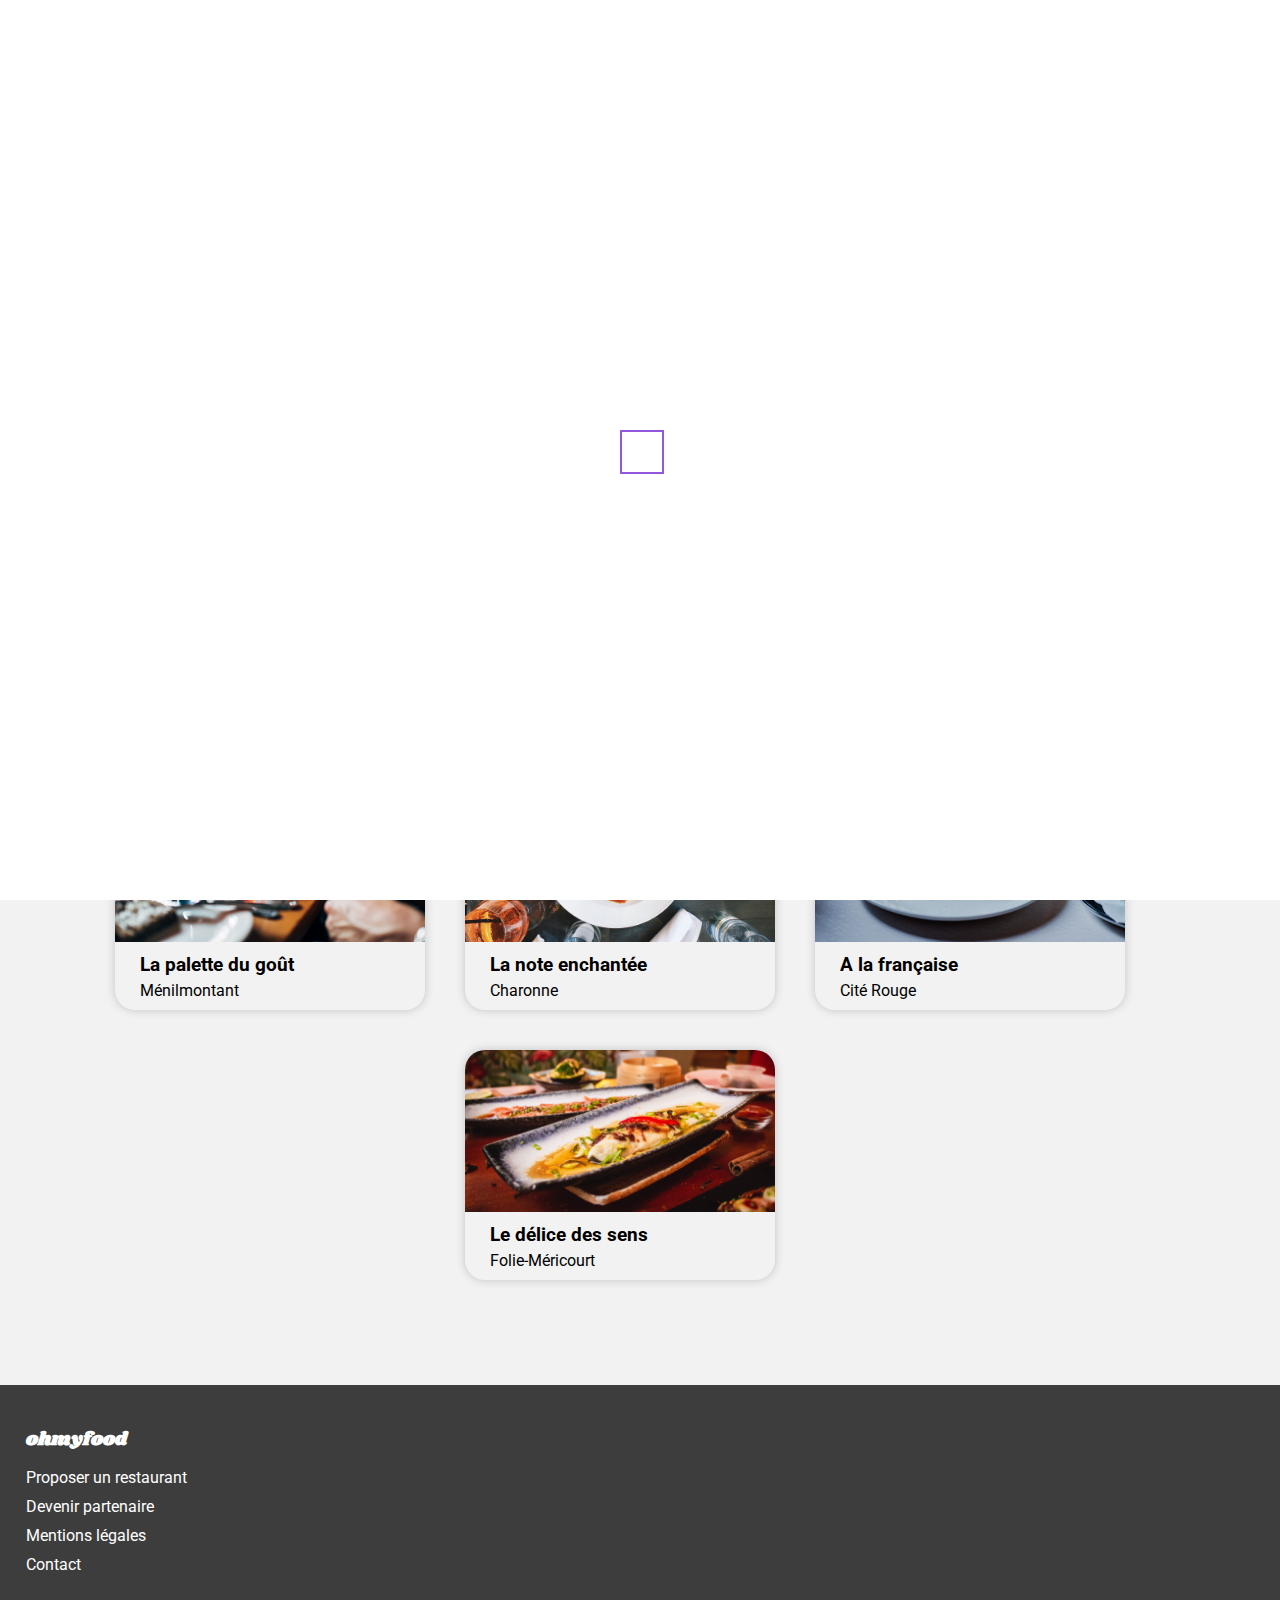
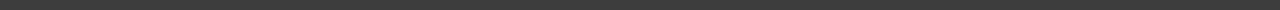
<file: index.html>
<!DOCTYPE html>
<html lang="fr">
<head>
	<meta charset="utf-8">
	<meta name="viewport" content="width=device-width, initial-scale=1.0">
	<meta name="description" content="Ohmyfood, votre agrégateur de restaurants, en ligne !">
	<link rel="icon" href="images/logo/ohmyfood@2x.svg">
	<link rel="stylesheet" href="https://cdnjs.cloudflare.com/ajax/libs/font-awesome/6.1.1/css/all.min.css" integrity="sha512-KfkfwYDsLkIlwQp6LFnl8zNdLGxu9YAA1QvwINks4PhcElQSvqcyVLLD9aMhXd13uQjoXtEKNosOWaZqXgel0g==" crossorigin="anonymous" referrerpolicy="no-referrer" />
	<link rel="stylesheet" type="text/css" href="style.css">
	<title>Ohmyfood</title>
</head>
<body>
	<div class="backgroud_loader">
		<div class="loader"></div>

	</div>
	

<header>
	
	<h2 class="figureOhmyfood">Ohmyfood</h2>
	
	<div class="background_header">
		<section id="selection_ville">
			<i class="fas fa-map-marker-alt"></i>
			<a href="#"><h3>Paris, Belleville</h3></a>
		</section>
		<section class="headerPresentation">
			<h1>Reservez le menu qui vous convient</h1>
			<p>Découvrez les restaurants d'exeption,<br> sélectionnés par nos soins.</p>
		</section>
		<div id="selectionRestaurant">
			<a href="#" class="btn_restaurant">Explorez nos restaurants</a>
		</div>
	</div>
</header>
<main>
	<section>
		<h2>Fonctionnement</h2>
		<nav class="fonctionnementBoutons">
			<div id="choix_1">
				<div class="rond_choix">
					1
				</div>
				<i class="fas fa-mobile-alt focus_icon gris"></i>
				<a href="#" class="btn_choix">Choisissez un restaurant</a>
			</div>
			<div id="choix_2">
				<div class="rond_choix">
					2
				</div>
				<i class="fas fa-bars focus_icon gris"></i>
				<a href="#" class="btn_choix">Composez votre menu</a>
			</div>
			<div id="choix_3">
				<div class="rond_choix">
					3
				</div>
				<i class="fas fa-store focus_icon gris"></i>
				<a href="#" class="btn_choix">Dégustez au restaurant</a>
			</div>
		</nav>
	</section>
	<div>
		<article id="sectionRestaurants">
			<div id="titre_article_restaurants">
				<h2>Restaurants</h2>
			</div>
			<a href="restaurants/lapalettedugout.html">
				<figure class="restaurants_photo">
					<img src="images/restaurants/jay-wennington-N_Y88TWmGwA-unsplash.jpg" alt="La palette du goût">
					<span class="new_product">Nouveau</span>
					<figcaption class="figcaption_restaurants">
						<div>
							<h3>La palette du goût</h3>
							<p>Ménilmontant</p>
						</div>
						<div class="like">
							<i class="far fa-heart coeur_vide"></i>
							<i class="fas fa-heart coeur_plein"></i>
						</div>
					</figcaption>
				</figure>
			</a>
			<a href="restaurants/lanoteenchantee.html">
				<figure  class="restaurants_photo">
					<img id="lanoteenchantee" src="images/restaurants/stil-u2Lp8tXIcjw-unsplash.jpg" alt="La note enchantée">
					<span class="new_product_2">Nouveau</span>
					<figcaption class="figcaption_restaurants">
						<div>
							<h3>La note enchantée</h3>
							<p>Charonne</p>
						</div>
						<div class="like">
							<i class="far fa-heart coeur_vide"></i>
							<i class="fas fa-heart coeur_plein"></i>
						</div>
					</figcaption>
				</figure>
			</a>
			<a href="restaurants/alafrancaise.html">
				<figure class="restaurants_photo">
					<img src="images/restaurants/toa-heftiba-DQKerTsQwi0-unsplash.jpg" alt="A la française">
					<figcaption class="figcaption_restaurants">
						<div>
							<h3>A la française</h3>
							<p>Cité Rouge</p>
						</div>
						<div class="like">
							<i class="far fa-heart coeur_vide"></i>
							<i class="fas fa-heart coeur_plein"></i>
						</div>
					</figcaption>
				</figure>
			</a>
			<a href="restaurants/ledelicedessens.html">
				<figure class="restaurants_photo">
					<img src="images/restaurants/louis-hansel-shotsoflouis-qNBGVyOCY8Q-unsplash.jpg" alt="Le délice des sens">
					<figcaption class="figcaption_restaurants">
						<div>
							<h3>Le délice des sens</h3>
							<p>Folie-Méricourt</p>
						</div>
						<div class="like">
							<i class="far fa-heart coeur_vide"></i>
							<i class="fas fa-heart coeur_plein"></i>
						</div>
					</figcaption>
				</figure>
			</a>
		</article>
		
	</div>
</main>
<footer>
	<h3 id="footer_logo">ohmyfood</h3>
	<div class="footer_texte">
		<i class="fas fa-utensils white"></i>
		<a href="#">Proposer un restaurant</a>
	</div>
	<div class="footer_texte">
		<i class="fas fa-handshake white"></i>
		<a href="#">Devenir partenaire</a>
	</div>
	<div class="footer_texte_a">
		<a href="#">Mentions légales</a>
		<a href="mailto:ohmyfood@contact.com">Contact</a>
	</div>
</footer>
</body>
</html>
</file>
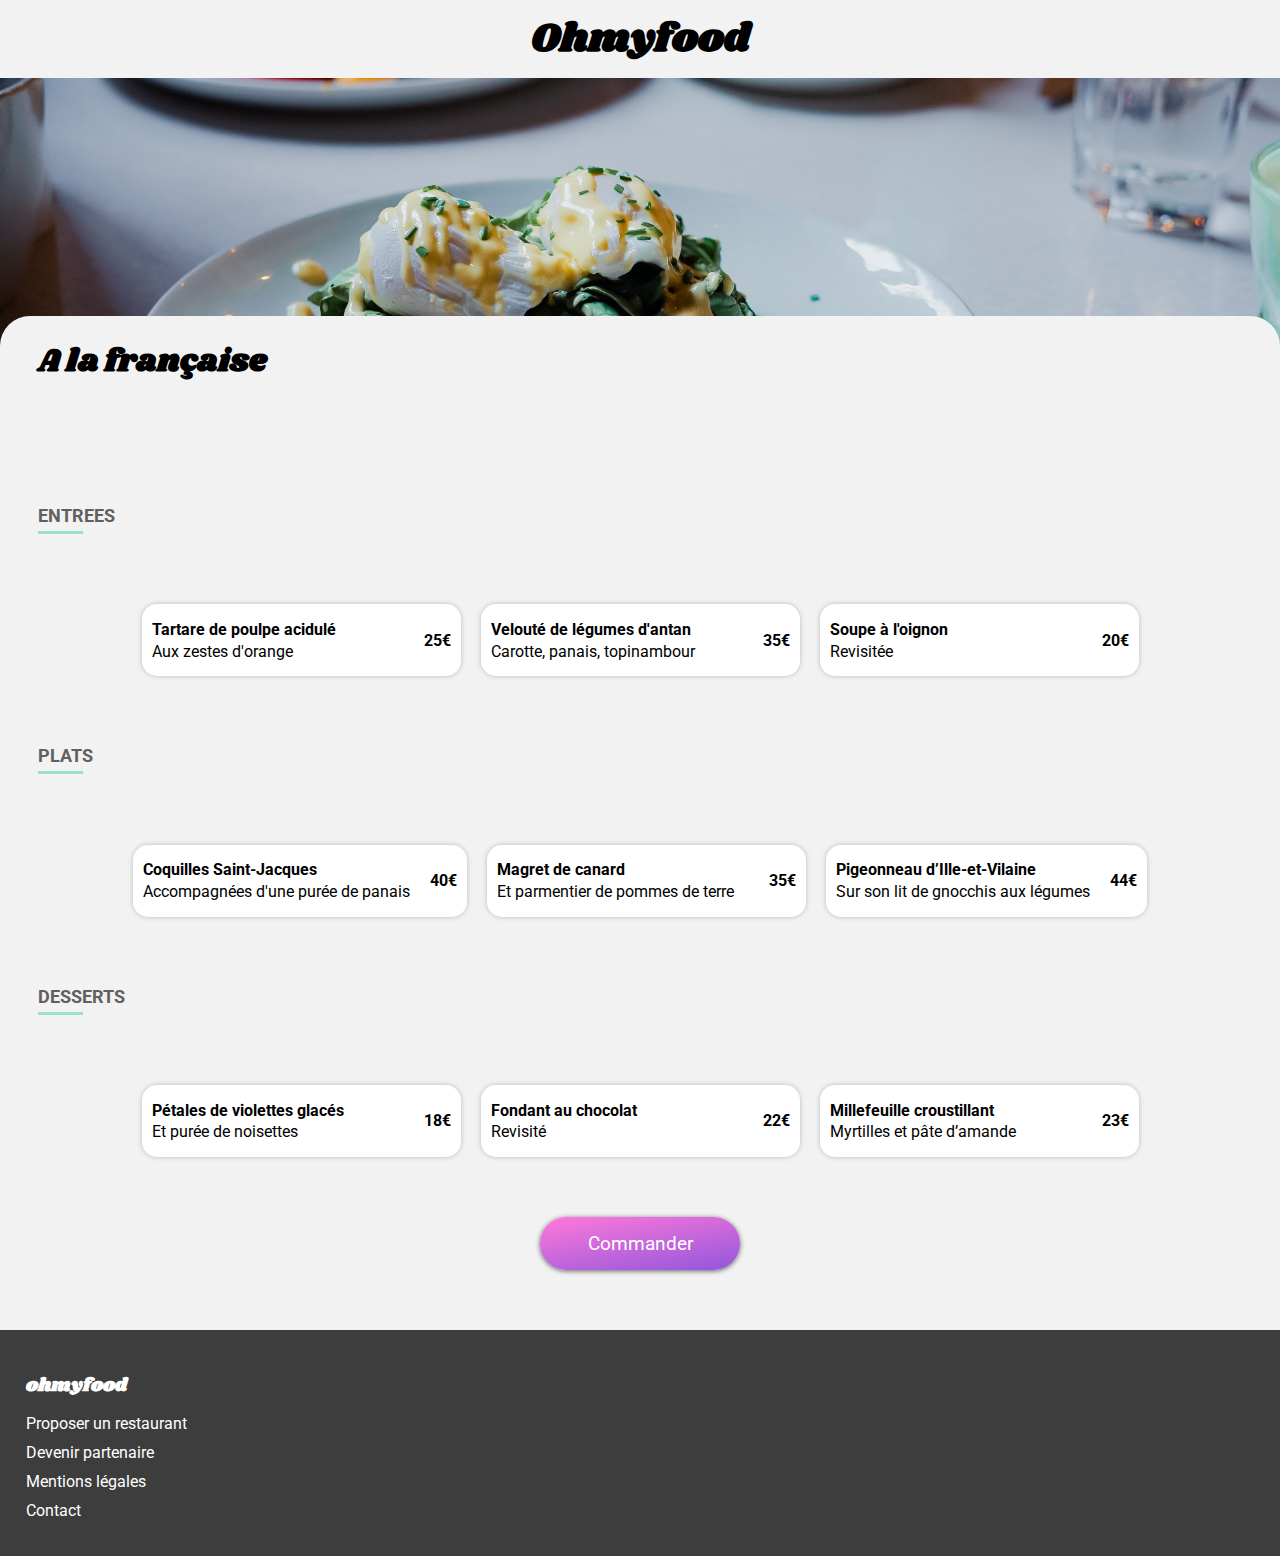
<file: restaurants/alafrancaise.html>
<!DOCTYPE html>
<html lang="fr">
<head>
	<meta charset="utf-8">
	<meta name="viewport" content="width=device-width, initial-scale=1.0">
	<link rel="icon" href="../../images/logo/ohmyfood@2x.svg">
	<link rel="stylesheet" href="https://cdnjs.cloudflare.com/ajax/libs/font-awesome/6.1.1/css/all.min.css" integrity="sha512-KfkfwYDsLkIlwQp6LFnl8zNdLGxu9YAA1QvwINks4PhcElQSvqcyVLLD9aMhXd13uQjoXtEKNosOWaZqXgel0g==" crossorigin="anonymous" referrerpolicy="no-referrer" />
	<link rel="stylesheet" type="text/css" href="style.css">
	<title>A la francaise</title>
</head>
<body>
	<header>
		<div class="headerTop">
			<div class="back_arrow">
				<a href="../index.html"><i class="fas fa-arrow-left back_arrow_icon"></i></a>
			</div>
			<h2 class="figureOhmyfood">Ohmyfood</h2>
		</div>
		<figure id="figureRelative">
			<img  src="../images/restaurants/toa-heftiba-DQKerTsQwi0-unsplash.jpg" alt="Photo : présentation plat à la française" id="header_plat_image">
			<figcaption class="figcaption_titre">
				<h1>A la française</h1>
				<div class="like">
					<a >
						<i class="far fa-heart coeur_vide"></i>
						<i class="fas fa-heart coeur_plein"></i>
					</a>
				</div>
			</figcaption>
		</figure>
	</header>
	<main>
		<section> 
			<h2>ENTREES</h2>
			<div class="barre_verte"> </div>
			<article class="entrees"> 
				
				<div class="entrees_bloc">  
					<div class="entreesCartouche"> 
						<div class="cartoucheTexte">
							<h3>Tartare de poulpe acidulé</h3>
							<p>Aux zestes d'orange</p>
						</div>
						<div class="cartouchePrix"> 
							25€
						</div>
						<a href="">
							<div class="animationHover">
								<i class="fas fa-check-circle white check"></i>
							</div>
						</a>
					</div>
					<div class="entreesCartouche">
						<div class="cartoucheTexte">
							<h3>Velouté de légumes d'antan</h3>
							<p>Carotte, panais, topinambour</p>
						</div>
						<div class="cartouchePrix">
							35€
						</div>
						<a href="">
							<div class="animationHover">
								<i class="fa-solid fa-circle-check white check"></i>
							</div>
						</a>
					</div>
					<div class="entreesCartouche">
						<div class="cartoucheTexte">
							<h3>Soupe à l'oignon</h3>
							<p>Revisitée</p>
						</div>
						<div class="cartouchePrix">
							20€
						</div>
						<a href="">
							<div class="animationHover">
								<i class="fa-solid fa-circle-check white check"></i>
							</div>
						</a>
					</div>
				</div>
			</article>
			<article class="plats">
				<h2>PLATS</h2>
				<div class="barre_verte">

				</div>
				<div class="plats_bloc">
					<div class="platsCartouche">
						<div class="cartoucheTexte">
							<h3>Coquilles Saint-Jacques</h3>
							<p>Accompagnées d'une purée de panais</p>
						</div>
						<div class="cartouchePrix">
							40€
						</div>
						<a href="">
							<div class="animationHover">
								<i class="fas fa-check-circle white check"></i>
							</div>
						</a>
					</div>
					<div class="platsCartouche">
						<div class="cartoucheTexte">
							<h3>Magret de canard</h3>
							<p>Et parmentier de pommes de terre</p>
						</div>
						<div class="cartouchePrix">
							35€
						</div>
						<a href="">
							<div class="animationHover">
								<i class="fas fa-check-circle white check"></i>
							</div>
						</a>
					</div>
					<div class="platsCartouche">
						<div class="cartoucheTexte">
							<h3>Pigeonneau d’Ille-et-Vilaine</h3>
							<p>Sur son lit de gnocchis aux légumes</p>
						</div>
						<div class="cartouchePrix">
							44€
						</div>
						<a href="">
							<div class="animationHover">
								<i class="fas fa-check-circle white check"></i>
							</div>
						</a>
					</div>
				</div>
			</article>
			<article class="desserts">
				<h2>DESSERTS</h2>
				<div class="barre_verte">

				</div>
				<div class="desserts_bloc">
					<div class="dessertsCartouche">
						<div class="cartoucheTexte">
							<h3>Pétales de violettes glacés</h3>
							<p>Et purée de noisettes</p>
						</div>
						<div class="cartouchePrix">
							18€
						</div>
						<a href="">
							<div class="animationHover">
								<i class="fas fa-check-circle white check"></i>
							</div>
						</a>
					</div>
					<div class="dessertsCartouche">
						<div class="cartoucheTexte">
							<h3>Fondant au chocolat</h3>
							<p>Revisité</p>
						</div>
						<div class="cartouchePrix">
							22€
						</div>
						<a href="">
							<div class="animationHover">
								<i class="fas fa-check-circle white check"></i>
							</div>
						</a>
					</div>
					<div class="dessertsCartouche">
						<div class="cartoucheTexte">
							<h3>Millefeuille croustillant</h3>
							<p>Myrtilles et pâte d’amande</p>
						</div>
						<div class="cartouchePrix">
							23€
						</div>
						<a href="">
							<div class="animationHover">
								<i class="fas fa-check-circle white check"></i>
							</div>
						</a>
					</div>
				</div>
			</article>
			<div class="commander">
				<a href="#">Commander</a>
			</div>
		</section>
	</main>
	<footer>
		<h3 id="footer_logo">ohmyfood</h3>
		<div class="footer_texte">
			<i class="fas fa-utensils white"></i>
			<a href="#">Proposer un restaurant</a>
		</div>
		<div class="footer_texte">
			<i class="fas fa-handshake white"></i>
			<a href="#">Devenir partenaire</a>
		</div>
		<div class="footer_texte_a">
			<a href="#">Mentions légales</a>
			<a href="mailto:ohmyfood@contact.com">Contact</a>
		</div>
	</footer>
</body>
</html>
</file>
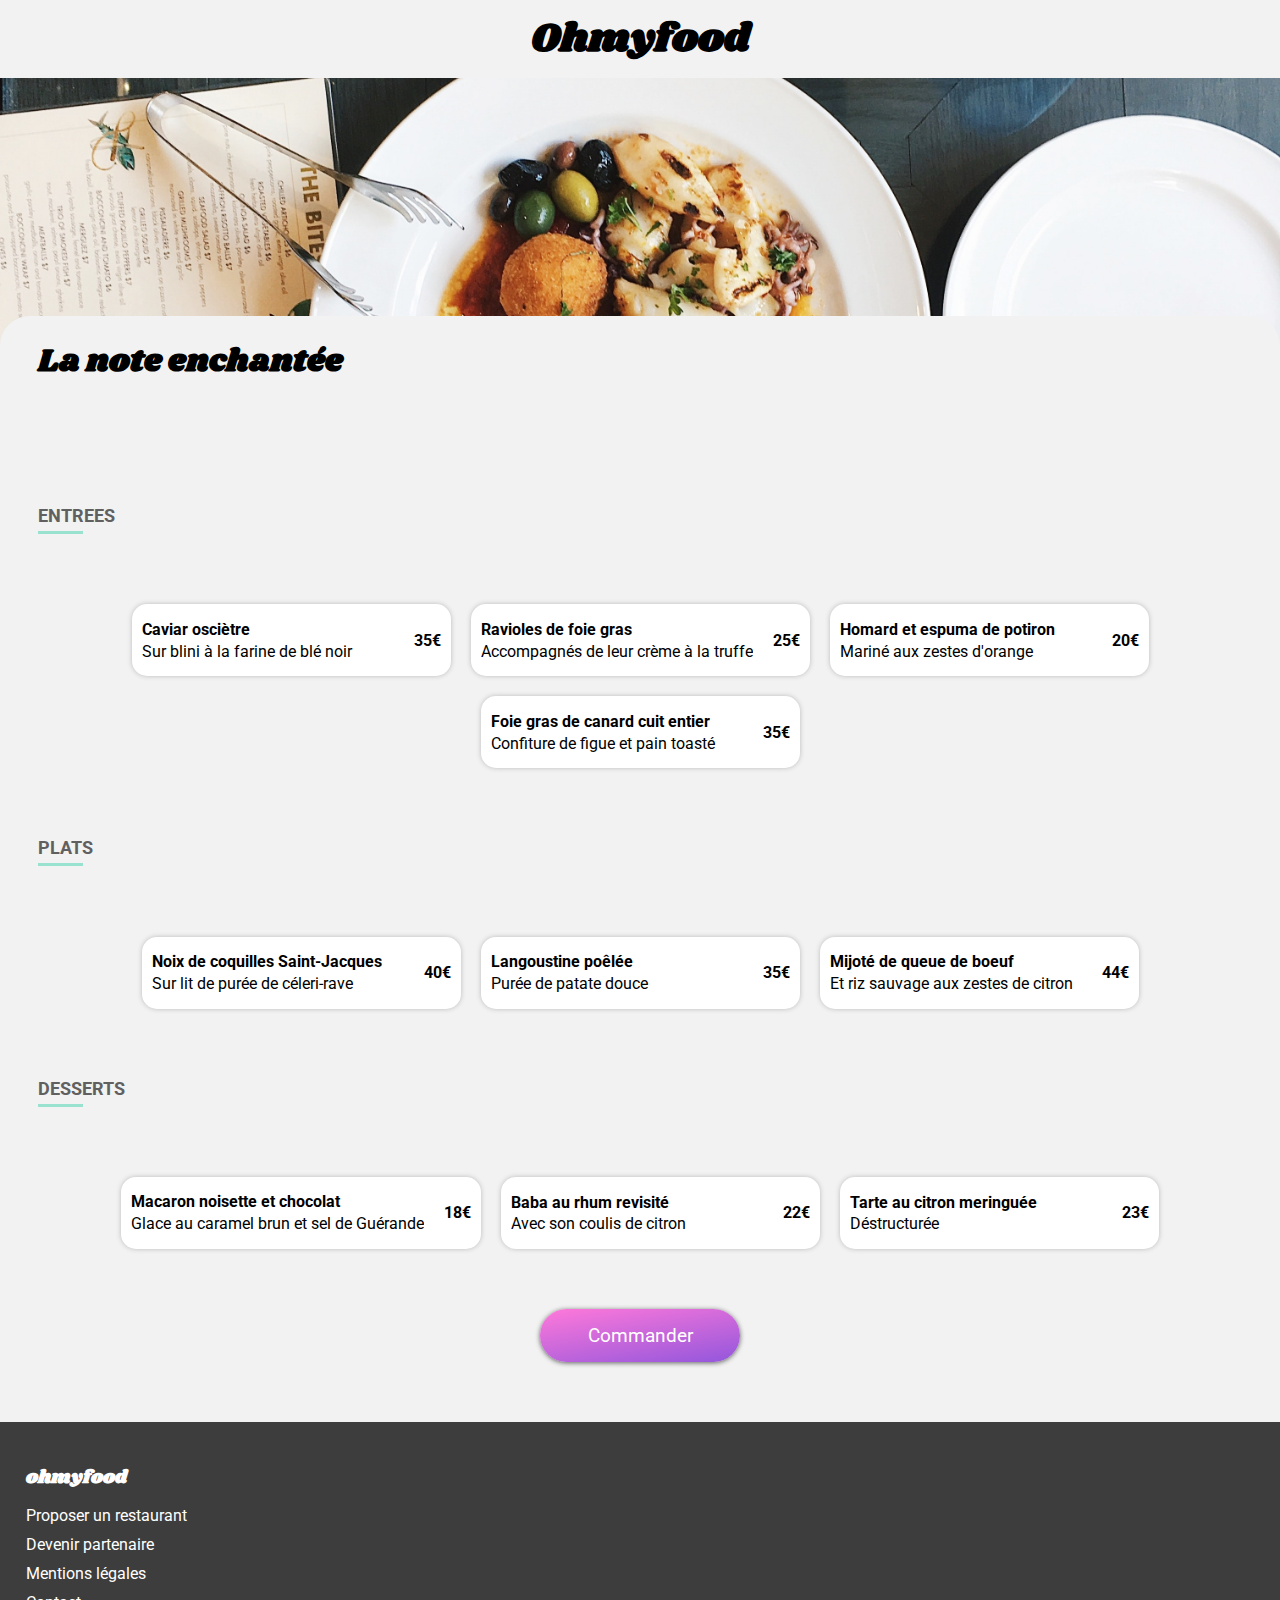
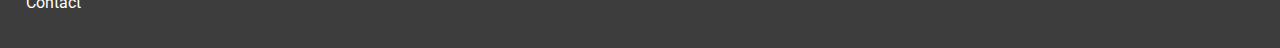
<file: restaurants/lanoteenchantee.html>
<!DOCTYPE html>
<html lang="fr">
<head>
	<meta charset="utf-8">
	<meta name="viewport" content="width=device-width, initial-scale=1.0">
	<link rel="icon" href="../images/logo/ohmyfood@2x.svg">
	<link rel="stylesheet" href="https://cdnjs.cloudflare.com/ajax/libs/font-awesome/6.1.1/css/all.min.css" integrity="sha512-KfkfwYDsLkIlwQp6LFnl8zNdLGxu9YAA1QvwINks4PhcElQSvqcyVLLD9aMhXd13uQjoXtEKNosOWaZqXgel0g==" crossorigin="anonymous" referrerpolicy="no-referrer" />
	<link rel="stylesheet" type="text/css" href="style.css">
	<title>La note enchantée</title>
</head>
<body>
	<header>
		<div class="headerTop">
			<div class="back_arrow">
				<a href="../index.html"><i class="fas fa-arrow-left back_arrow_icon"></i></a>
			</div>
			<h2 class="figureOhmyfood">Ohmyfood</h2>
		</div>
		<figure id="figureRelative">
			<img src="../images/restaurants/stil-u2Lp8tXIcjw-unsplash.jpg" alt="Photo : présentation La note enchantée" id="header_plat_image">
			<figcaption class="figcaption_titre">
				<h1>La note enchantée</h1>
				<div class="like">
					<a>
						<i class="far fa-heart coeur_vide"></i>
						<i class="fas fa-heart coeur_plein"></i>
					</a>
				</div>
			</figcaption>
		</figure>
	</header>
	<main>
		<section> 
			<h2>ENTREES</h2>
			<div class="barre_verte"> </div>
			<article class="entrees"> 
			
				<div class="entrees_bloc"> 
					<div class="entreesCartouche"> 
						<div class="cartoucheTexte"> 
							<h3>Caviar osciètre</h3>
							<p>Sur blini à la farine de blé noir</p>
						</div>
						<div class="cartouchePrix"> 
							35€
						</div>
						<a href="">
							<div class="animationHover">
								<i class="fas fa-check-circle white check"></i>
							</div>
						</a>
					</div>
					<div class="entreesCartouche">
						<div class="cartoucheTexte">
							<h3>Ravioles de foie gras</h3>
							<p>Accompagnés de leur crème à la truffe</p>
						</div>
						<div class="cartouchePrix">
							25€
						</div>
						<a href="">
							<div class="animationHover">
								<i class="fas fa-check-circle white check"></i>
							</div>
						</a>
					</div>
					<div class="entreesCartouche">
						<div class="cartoucheTexte">
							<h3>Homard et espuma de potiron</h3>
							<p>Mariné aux zestes d'orange</p>
						</div>
						<div class="cartouchePrix">
							20€
						</div>
						<a href="">
							<div class="animationHover">
								<i class="fas fa-check-circle white check"></i>
							</div>
						</a>
					</div>
					<div class="entreesCartouche">
						<div class="cartoucheTexte">
							<h3>Foie gras de canard cuit entier</h3>
							<p>Confiture de figue et pain toasté</p>
						</div>
						<div class="cartouchePrix">
							35€
						</div>
						<a href="">
							<div class="animationHover">
								<i class="fas fa-check-circle white check"></i>
							</div>
						</a>
					</div>
				</div>
			</article>
			<article class="plats">
				<h2>PLATS</h2>
				<div class="barre_verte">

				</div>
				<div class="plats_bloc">
					<div class="platsCartouche">
						<div class="cartoucheTexte">
							<h3>Noix de coquilles Saint-Jacques</h3>
							<p>Sur lit de purée de céleri-rave</p>
						</div>
						<div class="cartouchePrix">
							40€
						</div>
						<a href="">
							<div class="animationHover">
								<i class="fas fa-check-circle white check"></i>
							</div>
						</a>
					</div>
					<div class="platsCartouche">
						<div class="cartoucheTexte">
							<h3>Langoustine poêlée</h3>
							<p>Purée de patate douce</p>
						</div>
						<div class="cartouchePrix">
							35€
						</div>
						<a href="">
							<div class="animationHover">
								<i class="fas fa-check-circle white check"></i>
							</div>
						</a>
					</div>
					<div class="platsCartouche">
						<div class="cartoucheTexte">
							<h3>Mijoté de queue de boeuf</h3>
							<p>Et riz sauvage aux zestes de citron</p>
						</div>
						<div class="cartouchePrix">
							44€
						</div>
						<a href="">
							<div class="animationHover">
								<i class="fas fa-check-circle white check"></i>
							</div>
						</a>
					</div>
				</div>
			</article>
			<article class="desserts">
				<h2>DESSERTS</h2>
				<div class="barre_verte">

				</div>
				<div class="desserts_bloc">
					<div class="dessertsCartouche">
						<div class="cartoucheTexte">
							<h3>Macaron noisette et chocolat</h3>
							<p>Glace au caramel brun et sel de Guérande</p>
						</div>
						<div class="cartouchePrix">
							18€
						</div>
						<a href="">
							<div class="animationHover">
								<i class="fas fa-check-circle white check"></i>
							</div>
						</a>
					</div>
					<div class="dessertsCartouche">
						<div class="cartoucheTexte">
							<h3>Baba au rhum revisité</h3>
							<p>Avec son coulis de citron</p>
						</div>
						<div class="cartouchePrix">
							22€
						</div>
						<a href="">
							<div class="animationHover">
								<i class="fas fa-check-circle white check"></i>
							</div>
						</a>
					</div>
					<div class="dessertsCartouche">
						<div class="cartoucheTexte">
							<h3>Tarte au citron meringuée</h3>
							<p>Déstructurée</p>
						</div>
						<div class="cartouchePrix">
							23€
						</div>
						<a href="">
							<div class="animationHover">
								<i class="fas fa-check-circle white check"></i>
							</div>
						</a>
					</div>
				</div>
			</article>
			<div class="commander">
				<a href="#">Commander</a>
			</div>
		</section>
	</main>
	<footer>
		<h3 id="footer_logo">ohmyfood</h3>
		<div class="footer_texte">
			<i class="fas fa-utensils white"></i>
			<a href="#">Proposer un restaurant</a>
		</div>
		<div class="footer_texte">
			<i class="fas fa-handshake white"></i>
			<a href="#">Devenir partenaire</a>
		</div>
		<div class="footer_texte_a">
			<a href="#">Mentions légales</a>
			<a href="mailto:ohmyfood@contact.com">Contact</a>
		</div>
	</footer>
</body>
</html>
</file>
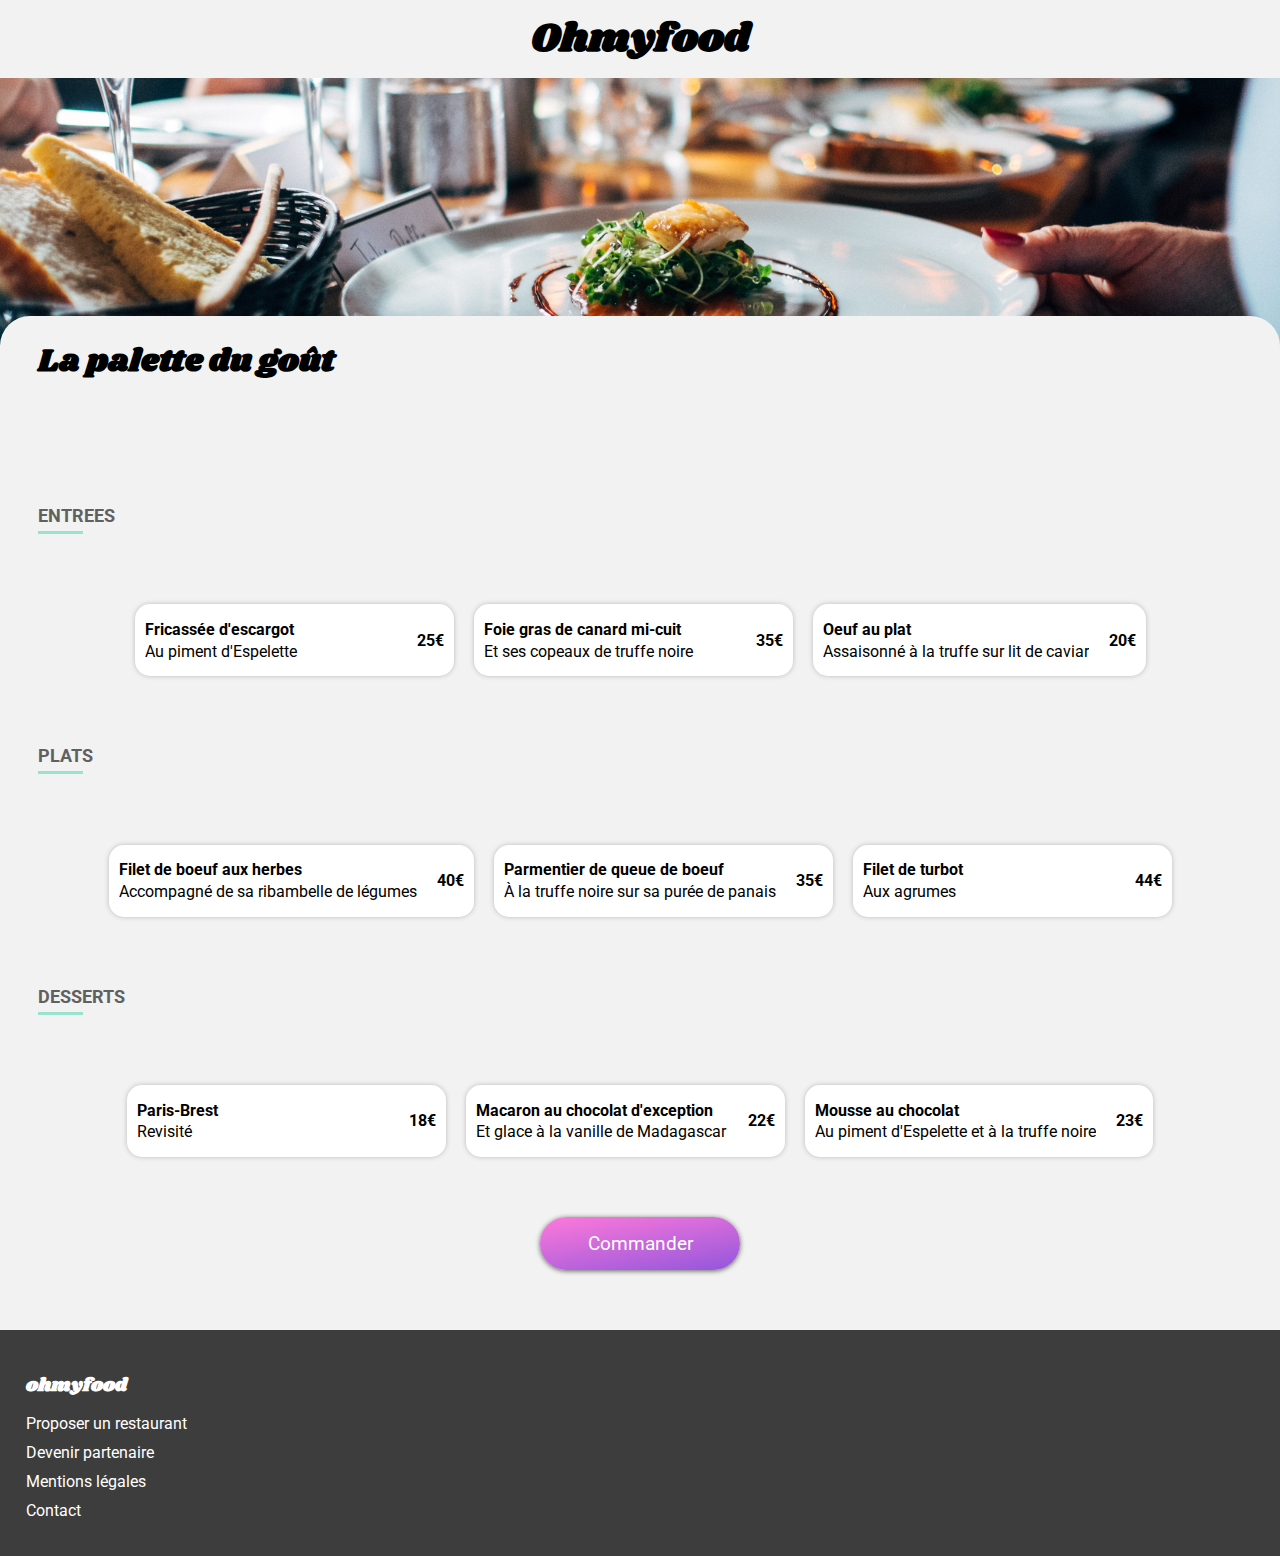
<file: restaurants/lapalettedugout.html>
<!DOCTYPE html>
<html lang="fr">
<head>
	<meta charset="utf-8">
	<meta name="viewport" content="width=device-width, initial-scale=1.0">
	<link rel="icon" href="../images/logo/ohmyfood@2x.svg">
	<link rel="stylesheet" href="https://cdnjs.cloudflare.com/ajax/libs/font-awesome/6.1.1/css/all.min.css" integrity="sha512-KfkfwYDsLkIlwQp6LFnl8zNdLGxu9YAA1QvwINks4PhcElQSvqcyVLLD9aMhXd13uQjoXtEKNosOWaZqXgel0g==" crossorigin="anonymous" referrerpolicy="no-referrer" />
	<link rel="stylesheet" type="text/css" href="style.css">
	<title>La palette du goût</title>
</head>
<body>
	<header>
		<div class="headerTop">
			<div class="back_arrow">
				<a href="../index.html"><i class="fas fa-arrow-left back_arrow_icon"></i></a>
			</div>
			<h2 class="figureOhmyfood">Ohmyfood</h2>
		</div>
		<figure id="figureRelative">
			<img src="../images/restaurants/jay-wennington-N_Y88TWmGwA-unsplash.jpg" alt="Photo : présentation La palette du goût" id="header_plat_image">
			<figcaption class="figcaption_titre">
				<h1>La palette du goût</h1>
				<div class="like">
					<a >
						<i class="far fa-heart coeur_vide"></i>
						<i class="fas fa-heart coeur_plein"></i>
					</a>
				</div>
			</figcaption>
		</figure>
	</header>
	<main>
		<section> 
			<h2>ENTREES</h2>
			<div class="barre_verte"></div>
			<article class="entrees">
				<div class="entrees_bloc"> 
					<div class="entreesCartouche"> 
						<div class="cartoucheTexte"> 
							<h3>Fricassée d'escargot</h3>
							<p>Au piment d'Espelette</p>
						</div>
						<div class="cartouchePrix">
							25€
						</div>
						<a href="">
							<div class="animationHover">
								<i class="fas fa-check-circle white check"></i>
							</div>
						</a>
					</div>
					<div class="entreesCartouche">
						<div class="cartoucheTexte">
							<h3>Foie gras de canard mi-cuit</h3>
							<p>Et ses copeaux de truffe noire</p>
						</div>
						<div class="cartouchePrix">
							35€
						</div>
						<a href="">
							<div class="animationHover">
								<i class="fas fa-check-circle white check"></i>
							</div>
						</a>
					</div>
					<div class="entreesCartouche">
						<div class="cartoucheTexte">
							<h3>Oeuf au plat</h3>
							<p>Assaisonné à la truffe sur lit de caviar</p>
						</div>
						<div class="cartouchePrix">
							20€
						</div>
						<a href="">
							<div class="animationHover">
								<i class="fas fa-check-circle white check"></i>
							</div>
						</a>
					</div>
				</div>
			</article>
			<article class="plats">
				<h2>PLATS</h2>
				<div class="barre_verte">

				</div>
				<div class="plats_bloc">
					<div class="platsCartouche">
						<div class="cartoucheTexte">
							<h3>Filet de boeuf aux herbes</h3>
							<p>Accompagné de sa ribambelle de légumes</p>
						</div>
						<div class="cartouchePrix">
							40€
						</div>
						<a href="">
							<div class="animationHover">
								<i class="fas fa-check-circle white check"></i>
							</div>
						</a>
					</div>
					<div class="platsCartouche">
						<div class="cartoucheTexte">
							<h3>Parmentier de queue de boeuf</h3>
							<p>À la truffe noire sur sa purée de panais</p>
						</div>
						<div class="cartouchePrix">
							35€
						</div>
						<a href="">
							<div class="animationHover">
								<i class="fas fa-check-circle white check"></i>
							</div>
						</a>
					</div>
					<div class="platsCartouche">
						<div class="cartoucheTexte">
							<h3>Filet de turbot</h3>
							<p>Aux agrumes</p>
						</div>
						<div class="cartouchePrix">
							44€
						</div>
						<a href="">
							<div class="animationHover">
								<i class="fas fa-check-circle white check"></i>
							</div>
						</a>
					</div>
				</div>
			</article>
			<article class="desserts">
				<h2>DESSERTS</h2>
				<div class="barre_verte">

				</div>
				<div class="desserts_bloc">
					<div class="dessertsCartouche">
						<div class="cartoucheTexte">
							<h3>Paris-Brest</h3>
							<p>Revisité</p>
						</div>
						<div class="cartouchePrix">
							18€
						</div>
						<a href="">
							<div class="animationHover">
								<i class="fas fa-check-circle white check"></i>
							</div>
						</a>
					</div>
					<div class="dessertsCartouche">
						<div class="cartoucheTexte">
							<h3>Macaron au chocolat d'exception</h3>
							<p>Et glace à la vanille de Madagascar</p>
						</div>
						<div class="cartouchePrix">
							22€
						</div>
						<a href="">
							<div class="animationHover">
								<i class="fas fa-check-circle white check"></i>
							</div>
						</a>
					</div>
					<div class="dessertsCartouche">
						<div class="cartoucheTexte">
							<h3>Mousse au chocolat </h3>
							<p>Au piment d'Espelette et à la truffe noire</p>
						</div>
						<div class="cartouchePrix">
							23€
						</div>
						<a href="">
							<div class="animationHover">
								<i class="fas fa-check-circle white check"></i>
							</div>
						</a>
					</div>
				</div>
			</article>
			<div class="commander">
				<a href="#">Commander</a>
			</div>
		</section>
	</main>
	<footer>
		<h3 id="footer_logo">ohmyfood</h3>
		<div class="footer_texte">
			<i class="fas fa-utensils white"></i>
			<a href="#">Proposer un restaurant</a>
		</div>
		<div class="footer_texte">
			<i class="fas fa-handshake white"></i>
			<a href="#">Devenir partenaire</a>
		</div>
		<div class="footer_texte_a">
			<a href="#">Mentions légales</a>
			<a href="mailto:ohmyfood@contact.com">Contact</a>
		</div>
	</footer>
</body>
</html>
</file>
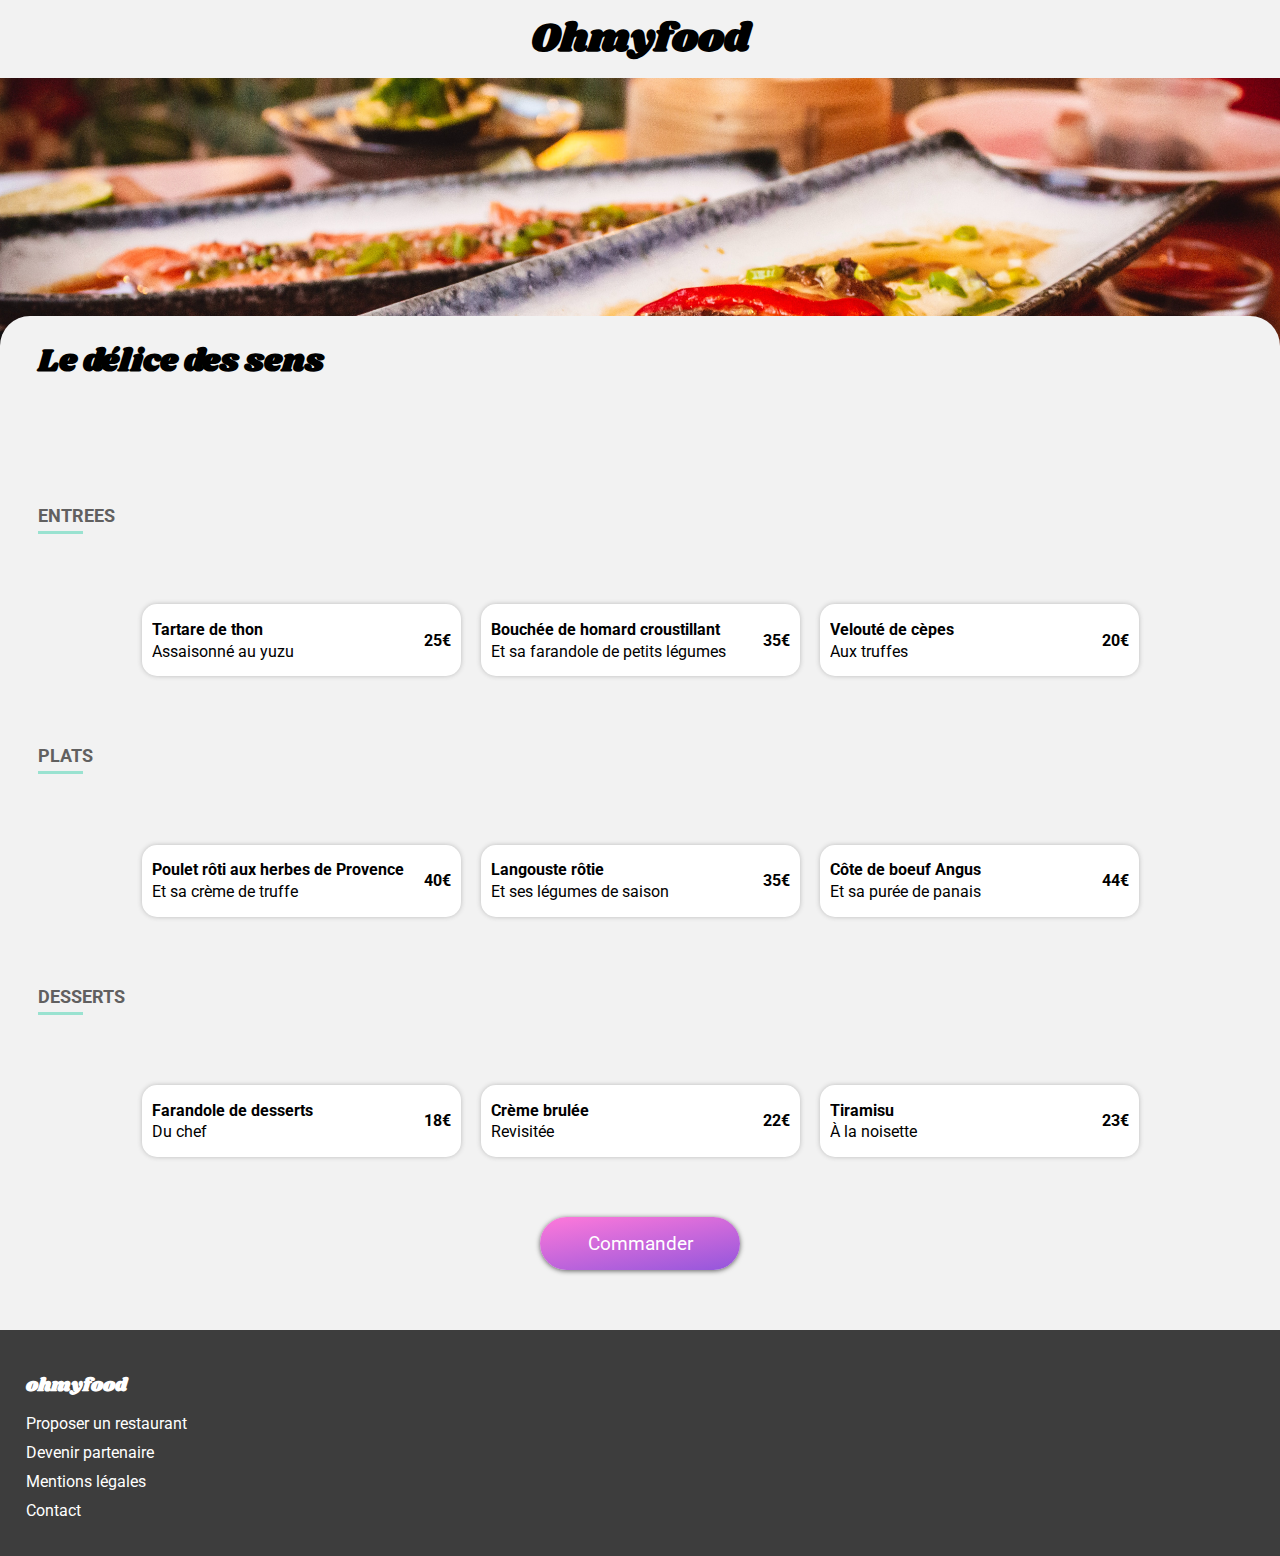
<file: restaurants/ledelicedessens.html>
<!DOCTYPE html>
<html lang="fr">
<head>
	<meta charset="utf-8">
	<meta name="viewport" content="width=device-width, initial-scale=1.0">
	<link rel="icon" href="../images/logo/ohmyfood@2x.svg">
	<link rel="stylesheet" href="https://cdnjs.cloudflare.com/ajax/libs/font-awesome/6.1.1/css/all.min.css" integrity="sha512-KfkfwYDsLkIlwQp6LFnl8zNdLGxu9YAA1QvwINks4PhcElQSvqcyVLLD9aMhXd13uQjoXtEKNosOWaZqXgel0g==" crossorigin="anonymous" referrerpolicy="no-referrer" />
	<link rel="stylesheet" type="text/css" href="style.css">
	<title>Le délice des sens</title>
</head>
<body>
	<header>
		<div class="headerTop">
			<div class="back_arrow">
				<a href="../index.html"><i class="fas fa-arrow-left back_arrow_icon"></i></a>
			</div>
			<h2 class="figureOhmyfood">Ohmyfood</h2>
		</div>
		<figure id="figureRelative">
			<img src="../images/restaurants/louis-hansel-shotsoflouis-qNBGVyOCY8Q-unsplash.jpg" alt="Photo : présentation Le délice des sens" id="header_plat_image">
			<figcaption class="figcaption_titre">
				<h1>Le délice des sens</h1>
				<div class="like">
					<a >
						<i class="far fa-heart coeur_vide"></i>
						<i class="fas fa-heart coeur_plein"></i>
					</a>
				</div>
			</figcaption>
		</figure>
	</header>
	<main>
		<section>
			<h2>ENTREES</h2>
			<div class="barre_verte"></div>
			<article class="entrees"> 
				<div class="entrees_bloc"> 
					<div class="entreesCartouche"> 
						<div class="cartoucheTexte"> 
							<h3>Tartare de thon</h3>
							<p>Assaisonné au yuzu</p>
						</div>
						<div class="cartouchePrix">
							25€
						</div>
						<a href="">
							<div class="animationHover">
								<i class="fas fa-check-circle white check"></i>
							</div>
						</a>
					</div>
					<div class="entreesCartouche">
						<div class="cartoucheTexte">
							<h3>Bouchée de homard croustillant</h3>
							<p>Et sa farandole de petits légumes</p>
						</div>
						<div class="cartouchePrix">
							35€
						</div>
						<a href="">
							<div class="animationHover">
								<i class="fas fa-check-circle white check"></i>
							</div>
						</a>
					</div>
					<div class="entreesCartouche">
						<div class="cartoucheTexte">
							<h3>Velouté de cèpes</h3>
							<p>Aux truffes</p>
						</div>
						<div class="cartouchePrix">
							20€
						</div>
						<a href="">
							<div class="animationHover">
								<i class="fas fa-check-circle white check"></i>
							</div>
						</a>
					</div>
				</div>
			</article>
			<article class="plats">
				<h2>PLATS</h2>
				<div class="barre_verte">

				</div>
				<div class="plats_bloc">
					<div class="platsCartouche">
						<div class="cartoucheTexte">
							<h3>Poulet rôti aux herbes de Provence</h3>
							<p>Et sa crème de truffe</p>
						</div>
						<div class="cartouchePrix">
							40€
						</div>
						<a href="">
							<div class="animationHover">
								<i class="fas fa-check-circle white check"></i>
							</div>
						</a>
					</div>
					<div class="platsCartouche">
						<div class="cartoucheTexte">
							<h3>Langouste rôtie</h3>
							<p>Et ses légumes de saison</p>
						</div>
						<div class="cartouchePrix">
							35€
						</div>
						<a href="">
							<div class="animationHover">
								<i class="fas fa-check-circle white check"></i>
							</div>
						</a>
					</div>
					<div class="platsCartouche">
						<div class="cartoucheTexte">
							<h3>Côte de boeuf Angus</h3>
							<p>Et sa purée de panais</p>
						</div>
						<div class="cartouchePrix">
							44€
						</div>
						<a href="">
							<div class="animationHover">
								<i class="fas fa-check-circle white check"></i>
							</div>
						</a>
					</div>
				</div>
			</article>
			<article class="desserts">
				<h2>DESSERTS</h2>
				<div class="barre_verte">

				</div>
				<div class="desserts_bloc">
					<div class="dessertsCartouche">
						<div class="cartoucheTexte">
							<h3>Farandole de desserts</h3>
							<p>Du chef</p>
						</div>
						<div class="cartouchePrix">
							18€
						</div>
						<a href="">
							<div class="animationHover">
								<i class="fas fa-check-circle white check"></i>
							</div>
						</a>
					</div>
					<div class="dessertsCartouche">
						<div class="cartoucheTexte">
							<h3>Crème brulée</h3>
							<p>Revisitée</p>
						</div>
						<div class="cartouchePrix">
							22€
						</div>
						<a href="">
							<div class="animationHover">
								<i class="fas fa-check-circle white check"></i>
							</div>
						</a>
					</div>
					<div class="dessertsCartouche">
						<div class="cartoucheTexte">
							<h3>Tiramisu</h3>
							<p>À la noisette</p>
						</div>
						<div class="cartouchePrix">
							23€
						</div>
						<a href="">
							<div class="animationHover">
								<i class="fas fa-check-circle white check"></i>
							</div>
						</a>
					</div>
				</div>
			</article>
			<div class="commander">
				<a href="#">Commander</a>
			</div>
		</section>
	</main>
	<footer>
		<h3 id="footer_logo">ohmyfood</h3>
		<div class="footer_texte">
			<i class="fas fa-utensils white"></i>
			<a href="#">Proposer un restaurant</a>
		</div>
		<div class="footer_texte">
			<i class="fas fa-handshake white"></i>
			<a href="#">Devenir partenaire</a>
		</div>
		<div class="footer_texte_a">
			<a href="#">Mentions légales</a>
			<a href="mailto:ohmyfood@contact.com">Contact</a>
		</div>
	</footer>
</body>
</html>
</file>
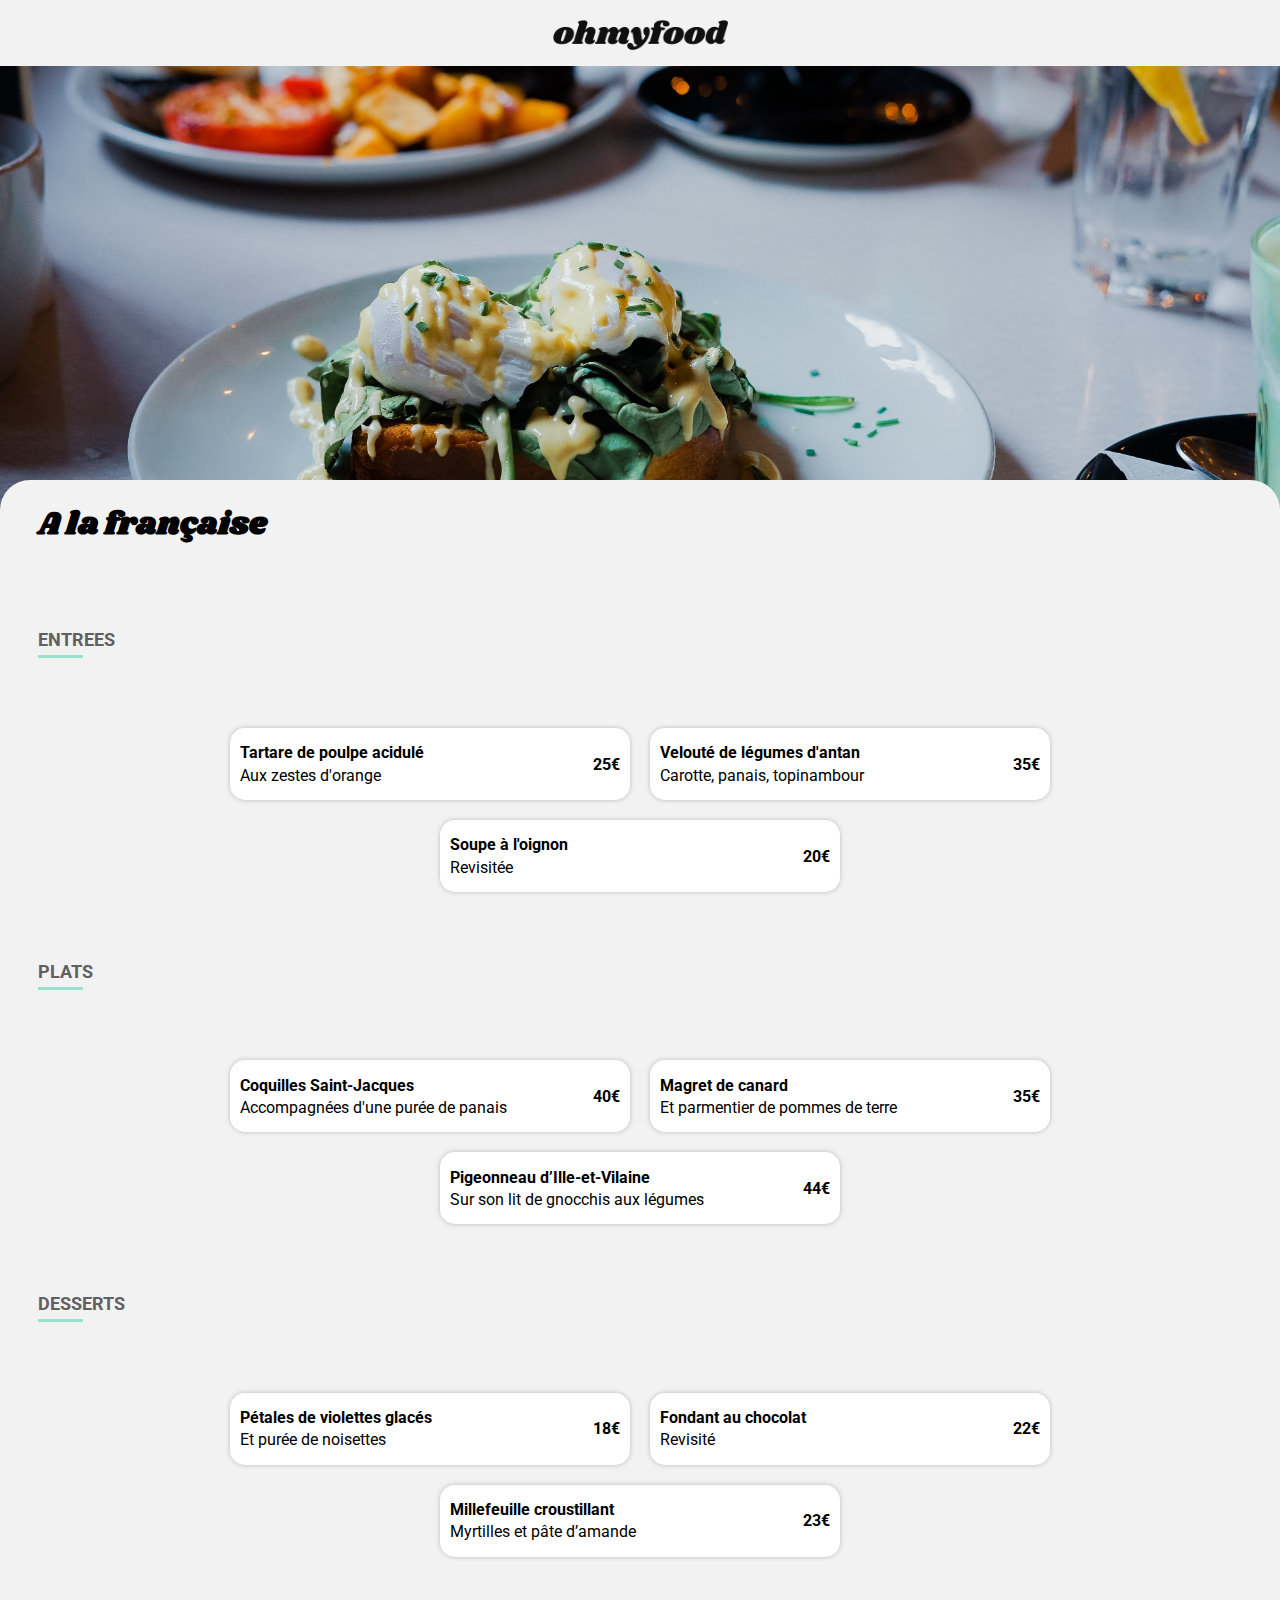
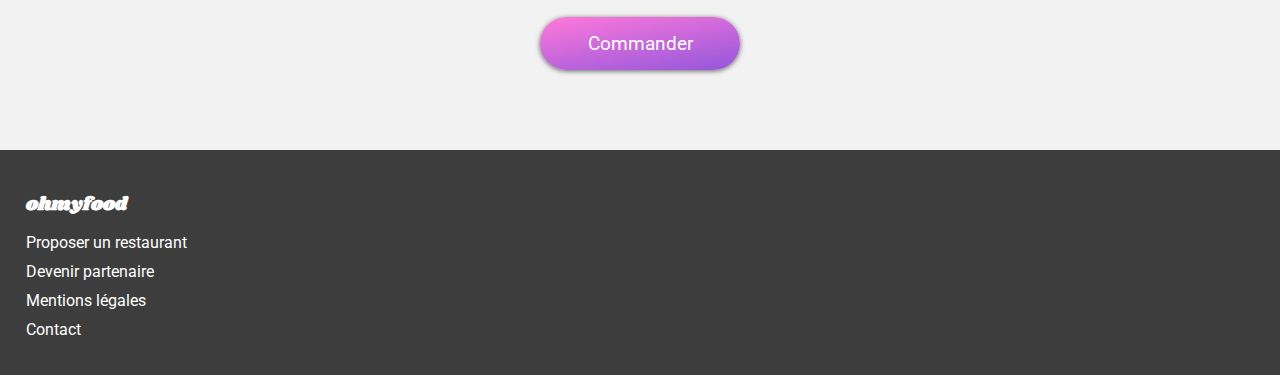
<file: restaurants/alafrancaise/alafrancaise.html>
<!DOCTYPE html>
<html lang="fr">
<head>
	<meta charset="utf-8">
	<meta name="viewport" content="width=device-width, initial-scale=1.0">
	<link rel="icon" href="../../images/logo/ohmyfood@2x.svg">
	<link rel="stylesheet" href="https://cdnjs.cloudflare.com/ajax/libs/font-awesome/6.1.1/css/all.min.css" integrity="sha512-KfkfwYDsLkIlwQp6LFnl8zNdLGxu9YAA1QvwINks4PhcElQSvqcyVLLD9aMhXd13uQjoXtEKNosOWaZqXgel0g==" crossorigin="anonymous" referrerpolicy="no-referrer" />
	<link rel="stylesheet" type="text/css" href="style.css">
	<title>A la francaise</title>
</head>
<body>
	<header>
		<div class="headerTop">
			<div class="back_arrow">
				<a href="../../index.html"><i class="fas fa-arrow-left back_arrow_icon"></i></a>
			</div>
			<figure>
				<img src="../../images/logo/ohmyfood.png" alt="Logo Ohmyfood" class="logoOhmyfood">
			</figure>
		</div>
		<figure id="figureRelative">
			<img src="../../images/restaurants/toa-heftiba-DQKerTsQwi0-unsplash.jpg" alt="Photo : présentation plat à la française" id="header_plat_image">
			<figcaption class="figcaption_titre">
				<h1>A la française</h1>
				<div class="like">
					<a href="">
						<i class="far fa-heart coeur_vide"></i>
						<i class="fas fa-heart coeur_plein"></i>
					</a>
				</div>
			</figcaption>
		</figure>
	</header>
	<main>
		<section> 
			<div class="entrees"> 
				<h2>ENTREES</h2>
				<div class="barre_verte"> 
				</div>
				<div class="entrees_bloc">  
					<div class="entreesCartouche"> 
						<div class="cartoucheTexte">
							<h3>Tartare de poulpe acidulé</h3>
							<p>Aux zestes d'orange</p>
						</div>
						<div class="cartouchePrix"> 
							25€
						</div>
						<a href="">
							<div class="animationHover">
								<i class="fas fa-check-circle white check"></i>
							</div>
						</a>
					</div>
					<div class="entreesCartouche">
						<div class="cartoucheTexte">
							<h3>Velouté de légumes d'antan</h3>
							<p>Carotte, panais, topinambour</p>
						</div>
						<div class="cartouchePrix">
							35€
						</div>
						<a href="">
							<div class="animationHover">
								<i class="fa-solid fa-circle-check white check"></i>
							</div>
						</a>
					</div>
					<div class="entreesCartouche">
						<div class="cartoucheTexte">
							<h3>Soupe à l'oignon</h3>
							<p>Revisitée</p>
						</div>
						<div class="cartouchePrix">
							20€
						</div>
						<a href="">
							<div class="animationHover">
								<i class="fa-solid fa-circle-check white check"></i>
							</div>
						</a>
					</div>
				</div>
			</div>
			<div class="plats">
				<h2>PLATS</h2>
				<div class="barre_verte">

				</div>
				<div class="plats_bloc">
					<div class="platsCartouche">
						<div class="cartoucheTexte">
							<h3>Coquilles Saint-Jacques</h3>
							<p>Accompagnées d'une purée de panais</p>
						</div>
						<div class="cartouchePrix">
							40€
						</div>
						<a href="">
							<div class="animationHover">
								<i class="fas fa-check-circle white check"></i>
							</div>
						</a>
					</div>
					<div class="platsCartouche">
						<div class="cartoucheTexte">
							<h3>Magret de canard</h3>
							<p>Et parmentier de pommes de terre</p>
						</div>
						<div class="cartouchePrix">
							35€
						</div>
						<a href="">
							<div class="animationHover">
								<i class="fas fa-check-circle white check"></i>
							</div>
						</a>
					</div>
					<div class="platsCartouche">
						<div class="cartoucheTexte">
							<h3>Pigeonneau d’Ille-et-Vilaine</h3>
							<p>Sur son lit de gnocchis aux légumes</p>
						</div>
						<div class="cartouchePrix">
							44€
						</div>
						<a href="">
							<div class="animationHover">
								<i class="fas fa-check-circle white check"></i>
							</div>
						</a>
					</div>
				</div>
			</div>
			<div class="desserts">
				<h2>DESSERTS</h2>
				<div class="barre_verte">

				</div>
				<div class="desserts_bloc">
					<div class="dessertsCartouche">
						<div class="cartoucheTexte">
							<h3>Pétales de violettes glacés</h3>
							<p>Et purée de noisettes</p>
						</div>
						<div class="cartouchePrix">
							18€
						</div>
						<a href="">
							<div class="animationHover">
								<i class="fas fa-check-circle white check"></i>
							</div>
						</a>
					</div>
					<div class="dessertsCartouche">
						<div class="cartoucheTexte">
							<h3>Fondant au chocolat</h3>
							<p>Revisité</p>
						</div>
						<div class="cartouchePrix">
							22€
						</div>
						<a href="">
							<div class="animationHover">
								<i class="fas fa-check-circle white check"></i>
							</div>
						</a>
					</div>
					<div class="dessertsCartouche">
						<div class="cartoucheTexte">
							<h3>Millefeuille croustillant</h3>
							<p>Myrtilles et pâte d’amande</p>
						</div>
						<div class="cartouchePrix">
							23€
						</div>
						<a href="">
							<div class="animationHover">
								<i class="fas fa-check-circle white check"></i>
							</div>
						</a>
					</div>
				</div>
			</div>
			<div class="commander">
				<a href="#">Commander</a>
			</div>
		</section>
	</main>
	<footer>
		<h3 id="footer_logo">ohmyfood</h3>
		<div class="footer_texte">
			<i class="fas fa-utensils white"></i>
			<a href="#">Proposer un restaurant</a>
		</div>
		<div class="footer_texte">
			<i class="fas fa-handshake white"></i>
			<a href="#">Devenir partenaire</a>
		</div>
		<div class="footer_texte_a">
			<a href="#">Mentions légales</a>
			<a href="mailto:ohmyfood@contact.com">Contact</a>
		</div>
	</footer>
</body>
</html>
</file>
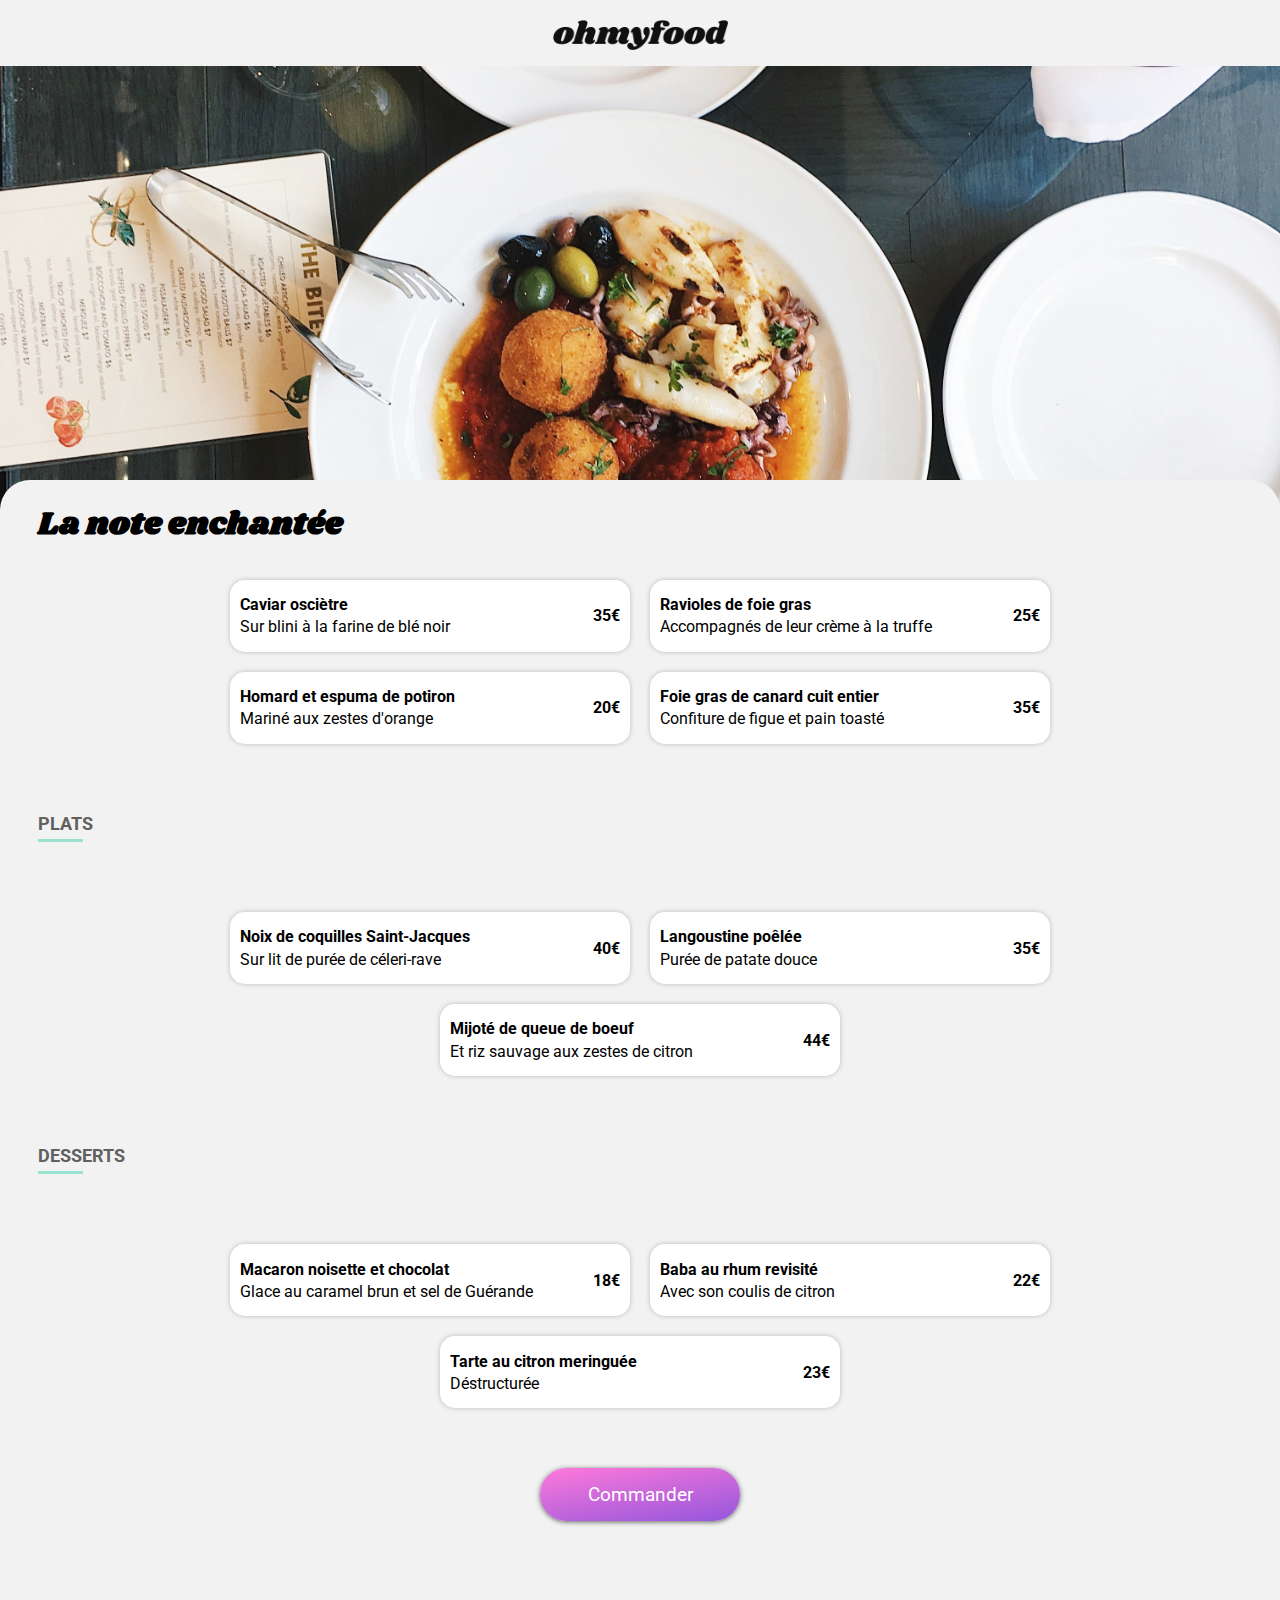
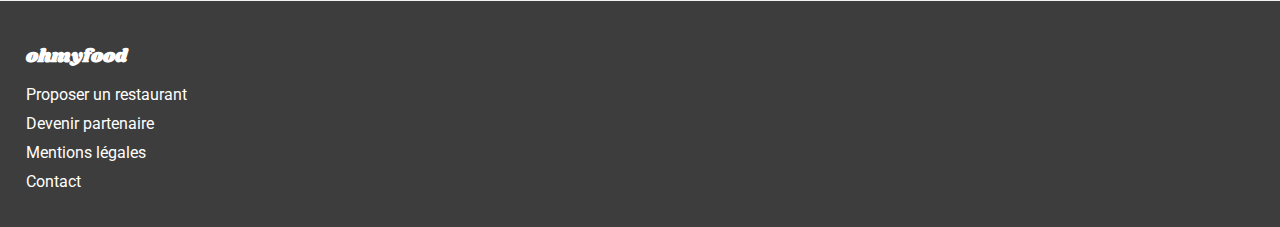
<file: restaurants/alafrancaise/lanoteenchantee.html>
<!DOCTYPE html>
<html lang="fr">
<head>
	<meta charset="utf-8">
	<meta name="viewport" content="width=device-width, initial-scale=1.0">
	<link rel="icon" href="../../images/logo/ohmyfood@2x.svg">
	<link rel="stylesheet" href="https://cdnjs.cloudflare.com/ajax/libs/font-awesome/6.1.1/css/all.min.css" integrity="sha512-KfkfwYDsLkIlwQp6LFnl8zNdLGxu9YAA1QvwINks4PhcElQSvqcyVLLD9aMhXd13uQjoXtEKNosOWaZqXgel0g==" crossorigin="anonymous" referrerpolicy="no-referrer" />
	<link rel="stylesheet" type="text/css" href="style.css">
	<title>La note enchantée</title>
</head>
<body>
	<header>
		<div class="headerTop">
			<div class="back_arrow">
				<a href="../../index.html"><i class="fas fa-arrow-left back_arrow_icon"></i></a>
			</div>
			<figure>
				<img src="../../images/logo/ohmyfood.png" alt="Logo Ohmyfood" class="logoOhmyfood">
			</figure>
		</div>
		<figure id="figureRelative">
			<img src="../../images/restaurants/stil-u2Lp8tXIcjw-unsplash.jpg" alt="Photo : présentation La note enchantée" id="header_plat_image">
			<figcaption class="figcaption_titre">
				<h1>La note enchantée</h1>
				<div class="like">
					<a href="">
						<i class="far fa-heart coeur_vide"></i>
						<i class="fas fa-heart coeur_plein"></i>
					</a>
				</div>
			</figcaption>
		</figure>
	</header>
	<main>
		<section> 
			<div class="entrees"> 
				<div class="barre_verte"> 

				</div>
				<div class="entrees_bloc"> 
					<div class="entreesCartouche"> 
						<div class="cartoucheTexte"> 
							<h3>Caviar osciètre</h3>
							<p>Sur blini à la farine de blé noir</p>
						</div>
						<div class="cartouchePrix"> 
							35€
						</div>
						<a href="">
							<div class="animationHover">
								<i class="fas fa-check-circle white check"></i>
							</div>
						</a>
					</div>
					<div class="entreesCartouche">
						<div class="cartoucheTexte">
							<h3>Ravioles de foie gras</h3>
							<p>Accompagnés de leur crème à la truffe</p>
						</div>
						<div class="cartouchePrix">
							25€
						</div>
						<a href="">
							<div class="animationHover">
								<i class="fas fa-check-circle white check"></i>
							</div>
						</a>
					</div>
					<div class="entreesCartouche">
						<div class="cartoucheTexte">
							<h3>Homard et espuma de potiron</h3>
							<p>Mariné aux zestes d'orange</p>
						</div>
						<div class="cartouchePrix">
							20€
						</div>
						<a href="">
							<div class="animationHover">
								<i class="fas fa-check-circle white check"></i>
							</div>
						</a>
					</div>
					<div class="entreesCartouche">
						<div class="cartoucheTexte">
							<h3>Foie gras de canard cuit entier</h3>
							<p>Confiture de figue et pain toasté</p>
						</div>
						<div class="cartouchePrix">
							35€
						</div>
						<a href="">
							<div class="animationHover">
								<i class="fas fa-check-circle white check"></i>
							</div>
						</a>
					</div>
				</div>
			</div>
			<div class="plats">
				<h2>PLATS</h2>
				<div class="barre_verte">

				</div>
				<div class="plats_bloc">
					<div class="platsCartouche">
						<div class="cartoucheTexte">
							<h3>Noix de coquilles Saint-Jacques</h3>
							<p>Sur lit de purée de céleri-rave</p>
						</div>
						<div class="cartouchePrix">
							40€
						</div>
						<a href="">
							<div class="animationHover">
								<i class="fas fa-check-circle white check"></i>
							</div>
						</a>
					</div>
					<div class="platsCartouche">
						<div class="cartoucheTexte">
							<h3>Langoustine poêlée</h3>
							<p>Purée de patate douce</p>
						</div>
						<div class="cartouchePrix">
							35€
						</div>
						<a href="">
							<div class="animationHover">
								<i class="fas fa-check-circle white check"></i>
							</div>
						</a>
					</div>
					<div class="platsCartouche">
						<div class="cartoucheTexte">
							<h3>Mijoté de queue de boeuf</h3>
							<p>Et riz sauvage aux zestes de citron</p>
						</div>
						<div class="cartouchePrix">
							44€
						</div>
						<a href="">
							<div class="animationHover">
								<i class="fas fa-check-circle white check"></i>
							</div>
						</a>
					</div>
				</div>
			</div>
			<div class="desserts">
				<h2>DESSERTS</h2>
				<div class="barre_verte">

				</div>
				<div class="desserts_bloc">
					<div class="dessertsCartouche">
						<div class="cartoucheTexte">
							<h3>Macaron noisette et chocolat</h3>
							<p>Glace au caramel brun et sel de Guérande</p>
						</div>
						<div class="cartouchePrix">
							18€
						</div>
						<a href="">
							<div class="animationHover">
								<i class="fas fa-check-circle white check"></i>
							</div>
						</a>
					</div>
					<div class="dessertsCartouche">
						<div class="cartoucheTexte">
							<h3>Baba au rhum revisité</h3>
							<p>Avec son coulis de citron</p>
						</div>
						<div class="cartouchePrix">
							22€
						</div>
						<a href="">
							<div class="animationHover">
								<i class="fas fa-check-circle white check"></i>
							</div>
						</a>
					</div>
					<div class="dessertsCartouche">
						<div class="cartoucheTexte">
							<h3>Tarte au citron meringuée</h3>
							<p>Déstructurée</p>
						</div>
						<div class="cartouchePrix">
							23€
						</div>
						<a href="">
							<div class="animationHover">
								<i class="fas fa-check-circle white check"></i>
							</div>
						</a>
					</div>
				</div>
			</div>
			<div class="commander">
				<a href="#">Commander</a>
			</div>
		</section>
	</main>
	<footer>
		<h3 id="footer_logo">ohmyfood</h3>
		<div class="footer_texte">
			<i class="fas fa-utensils white"></i>
			<a href="#">Proposer un restaurant</a>
		</div>
		<div class="footer_texte">
			<i class="fas fa-handshake white"></i>
			<a href="#">Devenir partenaire</a>
		</div>
		<div class="footer_texte_a">
			<a href="#">Mentions légales</a>
			<a href="mailto:ohmyfood@contact.com">Contact</a>
		</div>
	</footer>
</body>
</html>
</file>
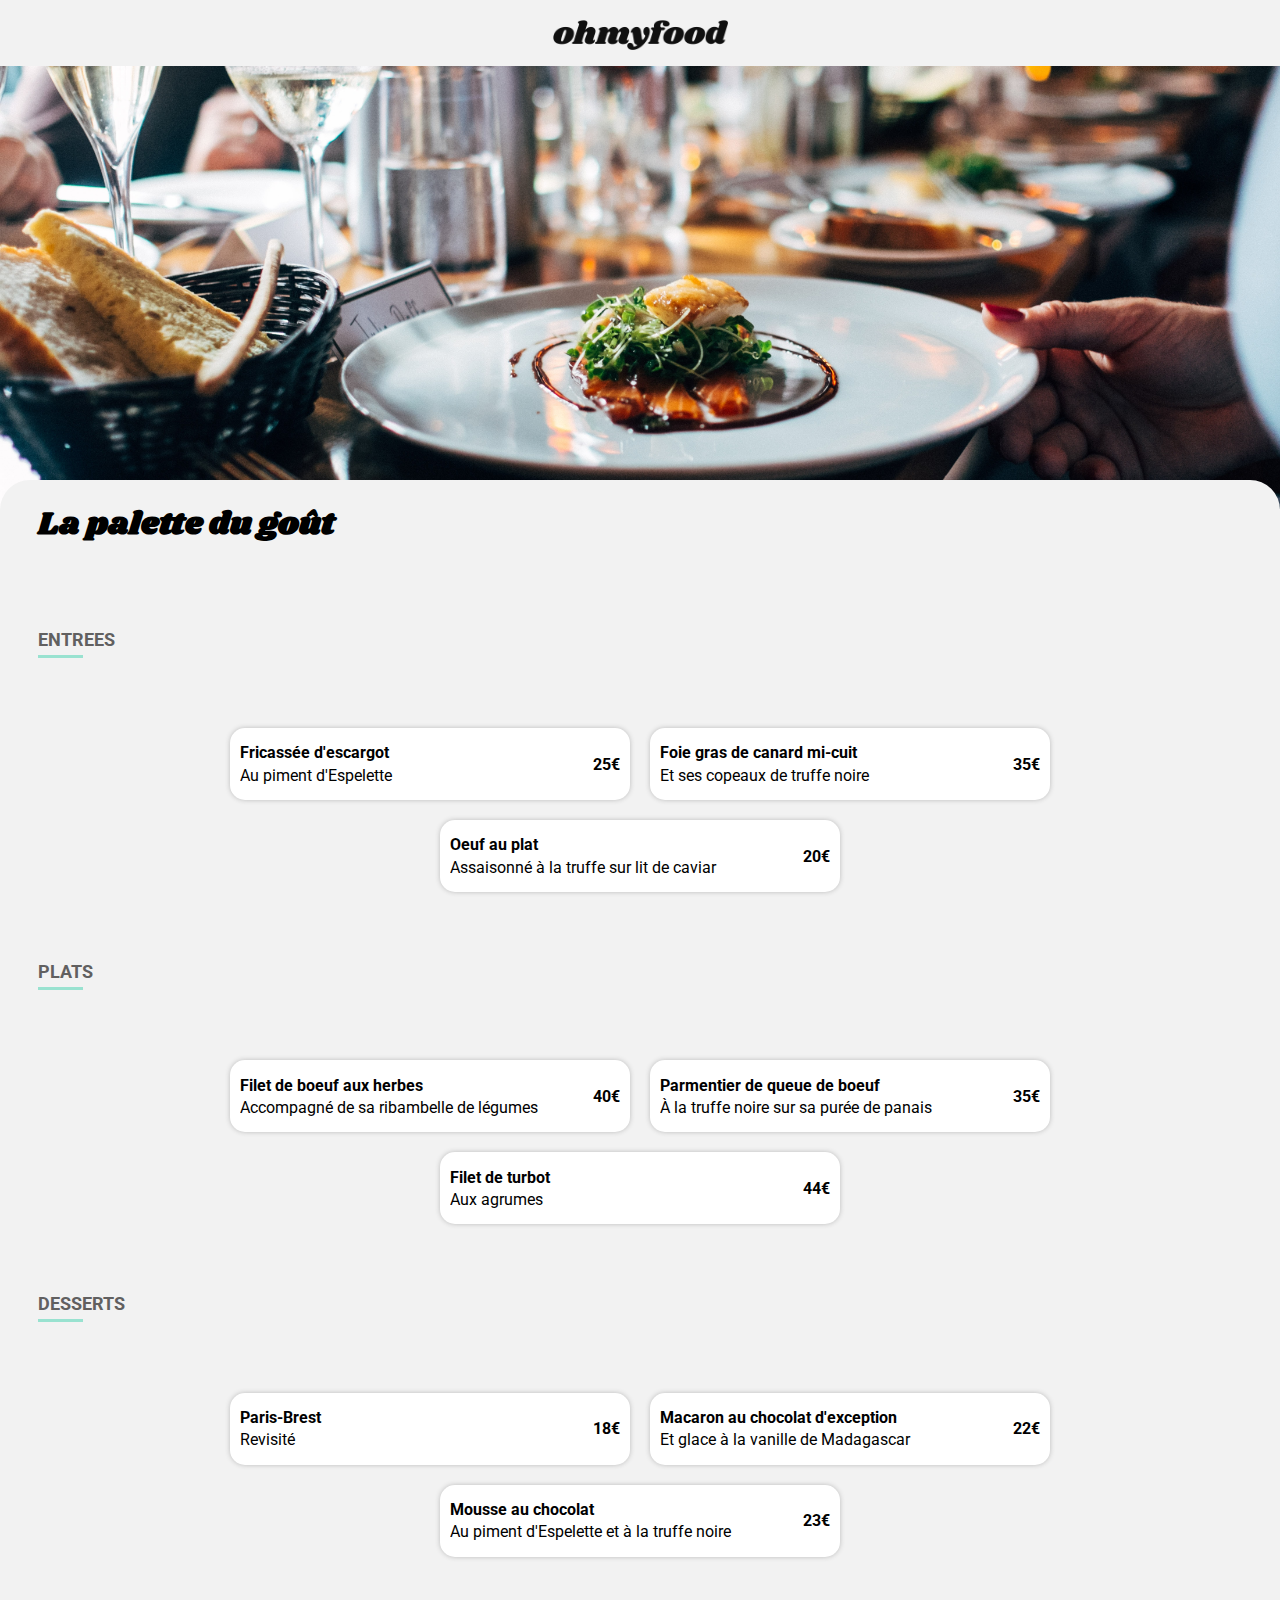
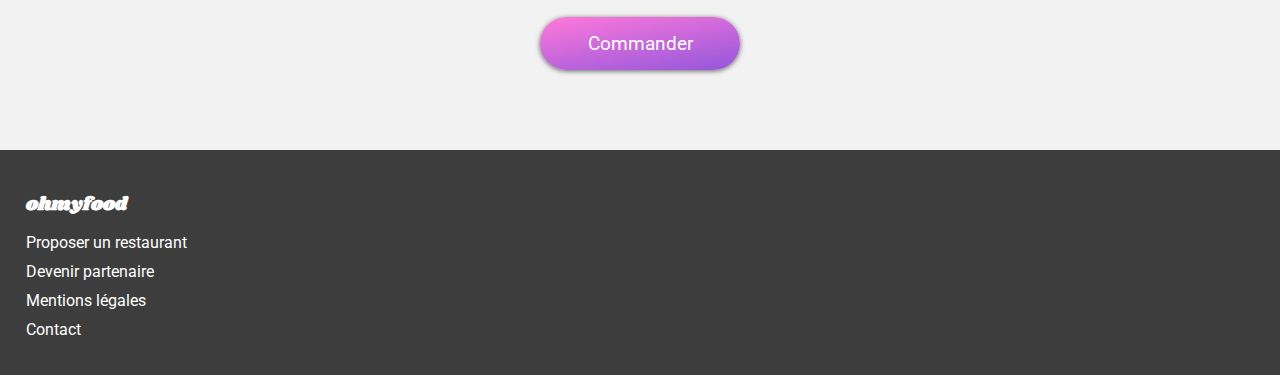
<file: restaurants/alafrancaise/lapalettedugout.html>
<!DOCTYPE html>
<html lang="fr">
<head>
	<meta charset="utf-8">
	<meta name="viewport" content="width=device-width, initial-scale=1.0">
	<link rel="icon" href="../../images/logo/ohmyfood@2x.svg">
	<link rel="stylesheet" href="https://cdnjs.cloudflare.com/ajax/libs/font-awesome/6.1.1/css/all.min.css" integrity="sha512-KfkfwYDsLkIlwQp6LFnl8zNdLGxu9YAA1QvwINks4PhcElQSvqcyVLLD9aMhXd13uQjoXtEKNosOWaZqXgel0g==" crossorigin="anonymous" referrerpolicy="no-referrer" />
	<link rel="stylesheet" type="text/css" href="style.css">
	<title>La palette du goût</title>
</head>
<body>
	<header>
		<div class="headerTop">
			<div class="back_arrow">
				<a href="../../index.html"><i class="fas fa-arrow-left back_arrow_icon"></i></a>
			</div>
			<figure>
				<img src="../../images/logo/ohmyfood.png" alt="Logo Ohmyfood" class="logoOhmyfood">
			</figure>
		</div>
		<figure id="figureRelative">
			<img src="../../images/restaurants/jay-wennington-N_Y88TWmGwA-unsplash.jpg" alt="Photo : présentation La palette du goût" id="header_plat_image">
			<figcaption class="figcaption_titre">
				<h1>La palette du goût</h1>
				<div class="like">
					<a href="">
						<i class="far fa-heart coeur_vide"></i>
						<i class="fas fa-heart coeur_plein"></i>
					</a>
				</div>
			</figcaption>
		</figure>
	</header>
	<main>
		<section> 
			<div class="entrees">
				<h2>ENTREES</h2>
				<div class="barre_verte"> 

				</div>
				<div class="entrees_bloc"> 
					<div class="entreesCartouche"> 
						<div class="cartoucheTexte"> 
							<h3>Fricassée d'escargot</h3>
							<p>Au piment d'Espelette</p>
						</div>
						<div class="cartouchePrix">
							25€
						</div>
						<a href="">
							<div class="animationHover">
								<i class="fas fa-check-circle white check"></i>
							</div>
						</a>
					</div>
					<div class="entreesCartouche">
						<div class="cartoucheTexte">
							<h3>Foie gras de canard mi-cuit</h3>
							<p>Et ses copeaux de truffe noire</p>
						</div>
						<div class="cartouchePrix">
							35€
						</div>
						<a href="">
							<div class="animationHover">
								<i class="fas fa-check-circle white check"></i>
							</div>
						</a>
					</div>
					<div class="entreesCartouche">
						<div class="cartoucheTexte">
							<h3>Oeuf au plat</h3>
							<p>Assaisonné à la truffe sur lit de caviar</p>
						</div>
						<div class="cartouchePrix">
							20€
						</div>
						<a href="">
							<div class="animationHover">
								<i class="fas fa-check-circle white check"></i>
							</div>
						</a>
					</div>
				</div>
			</div>
			<div class="plats">
				<h2>PLATS</h2>
				<div class="barre_verte">

				</div>
				<div class="plats_bloc">
					<div class="platsCartouche">
						<div class="cartoucheTexte">
							<h3>Filet de boeuf aux herbes</h3>
							<p>Accompagné de sa ribambelle de légumes</p>
						</div>
						<div class="cartouchePrix">
							40€
						</div>
						<a href="">
							<div class="animationHover">
								<i class="fas fa-check-circle white check"></i>
							</div>
						</a>
					</div>
					<div class="platsCartouche">
						<div class="cartoucheTexte">
							<h3>Parmentier de queue de boeuf</h3>
							<p>À la truffe noire sur sa purée de panais</p>
						</div>
						<div class="cartouchePrix">
							35€
						</div>
						<a href="">
							<div class="animationHover">
								<i class="fas fa-check-circle white check"></i>
							</div>
						</a>
					</div>
					<div class="platsCartouche">
						<div class="cartoucheTexte">
							<h3>Filet de turbot</h3>
							<p>Aux agrumes</p>
						</div>
						<div class="cartouchePrix">
							44€
						</div>
						<a href="">
							<div class="animationHover">
								<i class="fas fa-check-circle white check"></i>
							</div>
						</a>
					</div>
				</div>
			</div>
			<div class="desserts">
				<h2>DESSERTS</h2>
				<div class="barre_verte">

				</div>
				<div class="desserts_bloc">
					<div class="dessertsCartouche">
						<div class="cartoucheTexte">
							<h3>Paris-Brest</h3>
							<p>Revisité</p>
						</div>
						<div class="cartouchePrix">
							18€
						</div>
						<a href="">
							<div class="animationHover">
								<i class="fas fa-check-circle white check"></i>
							</div>
						</a>
					</div>
					<div class="dessertsCartouche">
						<div class="cartoucheTexte">
							<h3>Macaron au chocolat d'exception</h3>
							<p>Et glace à la vanille de Madagascar</p>
						</div>
						<div class="cartouchePrix">
							22€
						</div>
						<a href="">
							<div class="animationHover">
								<i class="fas fa-check-circle white check"></i>
							</div>
						</a>
					</div>
					<div class="dessertsCartouche">
						<div class="cartoucheTexte">
							<h3>Mousse au chocolat </h3>
							<p>Au piment d'Espelette et à la truffe noire</p>
						</div>
						<div class="cartouchePrix">
							23€
						</div>
						<a href="">
							<div class="animationHover">
								<i class="fas fa-check-circle white check"></i>
							</div>
						</a>
					</div>
				</div>
			</div>
			<div class="commander">
				<a href="#">Commander</a>
			</div>
		</section>
	</main>
	<footer>
		<h3 id="footer_logo">ohmyfood</h3>
		<div class="footer_texte">
			<i class="fas fa-utensils white"></i>
			<a href="#">Proposer un restaurant</a>
		</div>
		<div class="footer_texte">
			<i class="fas fa-handshake white"></i>
			<a href="#">Devenir partenaire</a>
		</div>
		<div class="footer_texte_a">
			<a href="#">Mentions légales</a>
			<a href="mailto:ohmyfood@contact.com">Contact</a>
		</div>
	</footer>
</body>
</html>
</file>
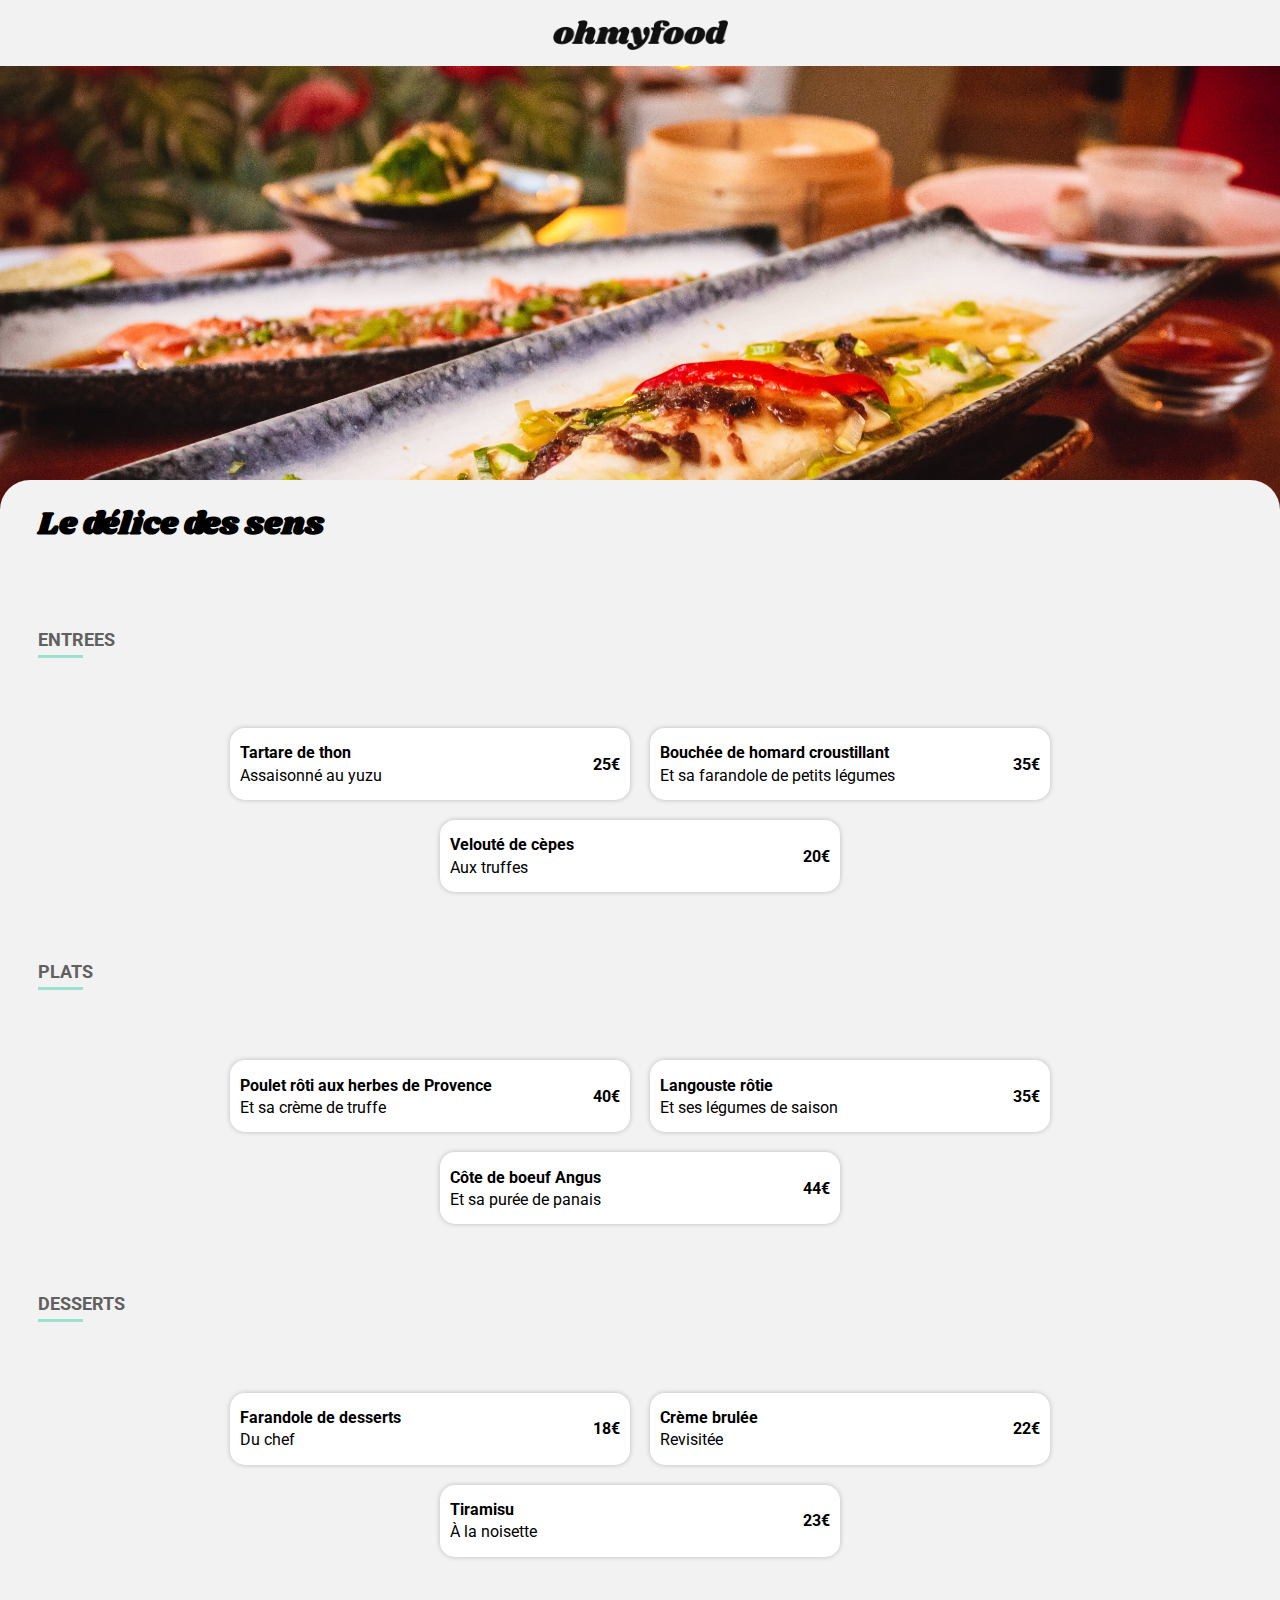
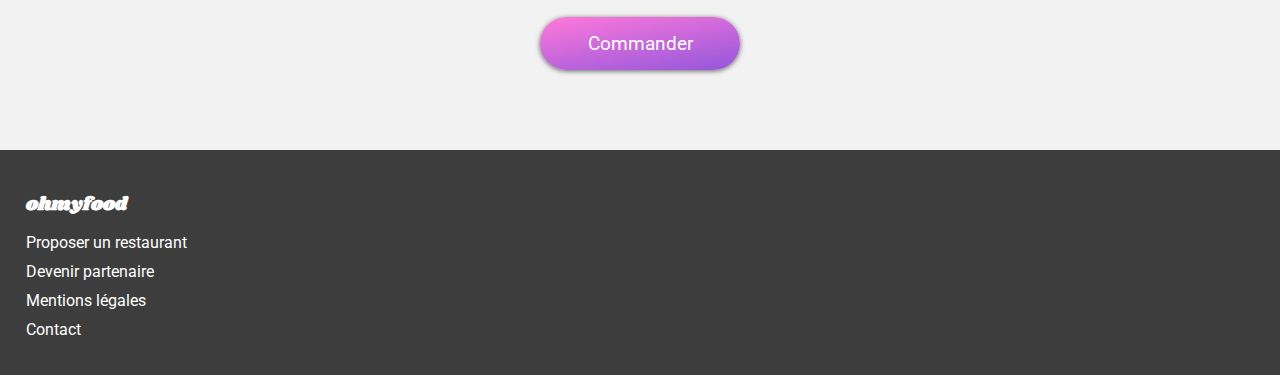
<file: restaurants/alafrancaise/ledelicedessens.html>
<!DOCTYPE html>
<html lang="fr">
<head>
	<meta charset="utf-8">
	<meta name="viewport" content="width=device-width, initial-scale=1.0">
	<link rel="icon" href="../../images/logo/ohmyfood@2x.svg">
	<link rel="stylesheet" href="https://cdnjs.cloudflare.com/ajax/libs/font-awesome/6.1.1/css/all.min.css" integrity="sha512-KfkfwYDsLkIlwQp6LFnl8zNdLGxu9YAA1QvwINks4PhcElQSvqcyVLLD9aMhXd13uQjoXtEKNosOWaZqXgel0g==" crossorigin="anonymous" referrerpolicy="no-referrer" />
	<link rel="stylesheet" type="text/css" href="style.css">
	<title>Le délice des sens</title>
</head>
<body>
	<header>
		<div class="headerTop">
			<div class="back_arrow">
				<a href="../../index.html"><i class="fas fa-arrow-left back_arrow_icon"></i></a>
			</div>
			<figure>
				<img src="../../images/logo/ohmyfood.png" alt="Logo Ohmyfood" class="logoOhmyfood">
			</figure>
		</div>
		<figure id="figureRelative">
			<img src="../../images/restaurants/louis-hansel-shotsoflouis-qNBGVyOCY8Q-unsplash.jpg" alt="Photo : présentation Le délice des sens" id="header_plat_image">
			<figcaption class="figcaption_titre">
				<h1>Le délice des sens</h1>
				<div class="like">
					<a href="">
						<i class="far fa-heart coeur_vide"></i>
						<i class="fas fa-heart coeur_plein"></i>
					</a>
				</div>
			</figcaption>
		</figure>
	</header>
	<main>
		<section>
			<div class="entrees"> 
				<h2>ENTREES</h2>
				<div class="barre_verte">

				</div>
				<div class="entrees_bloc"> 
					<div class="entreesCartouche"> 
						<div class="cartoucheTexte"> 
							<h3>Tartare de thon</h3>
							<p>Assaisonné au yuzu</p>
						</div>
						<div class="cartouchePrix">
							25€
						</div>
						<a href="">
							<div class="animationHover">
								<i class="fas fa-check-circle white check"></i>
							</div>
						</a>
					</div>
					<div class="entreesCartouche">
						<div class="cartoucheTexte">
							<h3>Bouchée de homard croustillant</h3>
							<p>Et sa farandole de petits légumes</p>
						</div>
						<div class="cartouchePrix">
							35€
						</div>
						<a href="">
							<div class="animationHover">
								<i class="fas fa-check-circle white check"></i>
							</div>
						</a>
					</div>
					<div class="entreesCartouche">
						<div class="cartoucheTexte">
							<h3>Velouté de cèpes</h3>
							<p>Aux truffes</p>
						</div>
						<div class="cartouchePrix">
							20€
						</div>
						<a href="">
							<div class="animationHover">
								<i class="fas fa-check-circle white check"></i>
							</div>
						</a>
					</div>
				</div>
			</div>
			<div class="plats">
				<h2>PLATS</h2>
				<div class="barre_verte">

				</div>
				<div class="plats_bloc">
					<div class="platsCartouche">
						<div class="cartoucheTexte">
							<h3>Poulet rôti aux herbes de Provence</h3>
							<p>Et sa crème de truffe</p>
						</div>
						<div class="cartouchePrix">
							40€
						</div>
						<a href="">
							<div class="animationHover">
								<i class="fas fa-check-circle white check"></i>
							</div>
						</a>
					</div>
					<div class="platsCartouche">
						<div class="cartoucheTexte">
							<h3>Langouste rôtie</h3>
							<p>Et ses légumes de saison</p>
						</div>
						<div class="cartouchePrix">
							35€
						</div>
						<a href="">
							<div class="animationHover">
								<i class="fas fa-check-circle white check"></i>
							</div>
						</a>
					</div>
					<div class="platsCartouche">
						<div class="cartoucheTexte">
							<h3>Côte de boeuf Angus</h3>
							<p>Et sa purée de panais</p>
						</div>
						<div class="cartouchePrix">
							44€
						</div>
						<a href="">
							<div class="animationHover">
								<i class="fas fa-check-circle white check"></i>
							</div>
						</a>
					</div>
				</div>
			</div>
			<div class="desserts">
				<h2>DESSERTS</h2>
				<div class="barre_verte">

				</div>
				<div class="desserts_bloc">
					<div class="dessertsCartouche">
						<div class="cartoucheTexte">
							<h3>Farandole de desserts</h3>
							<p>Du chef</p>
						</div>
						<div class="cartouchePrix">
							18€
						</div>
						<a href="">
							<div class="animationHover">
								<i class="fas fa-check-circle white check"></i>
							</div>
						</a>
					</div>
					<div class="dessertsCartouche">
						<div class="cartoucheTexte">
							<h3>Crème brulée</h3>
							<p>Revisitée</p>
						</div>
						<div class="cartouchePrix">
							22€
						</div>
						<a href="">
							<div class="animationHover">
								<i class="fas fa-check-circle white check"></i>
							</div>
						</a>
					</div>
					<div class="dessertsCartouche">
						<div class="cartoucheTexte">
							<h3>Tiramisu</h3>
							<p>À la noisette</p>
						</div>
						<div class="cartouchePrix">
							23€
						</div>
						<a href="">
							<div class="animationHover">
								<i class="fas fa-check-circle white check"></i>
							</div>
						</a>
					</div>
				</div>
			</div>
			<div class="commander">
				<a href="#">Commander</a>
			</div>
		</section>
	</main>
	<footer>
		<h3 id="footer_logo">ohmyfood</h3>
		<div class="footer_texte">
			<i class="fas fa-utensils white"></i>
			<a href="#">Proposer un restaurant</a>
		</div>
		<div class="footer_texte">
			<i class="fas fa-handshake white"></i>
			<a href="#">Devenir partenaire</a>
		</div>
		<div class="footer_texte_a">
			<a href="#">Mentions légales</a>
			<a href="mailto:ohmyfood@contact.com">Contact</a>
		</div>
	</footer>
</body>
</html>
</file>
<file: restaurants/style.css>
@import url("https://fonts.googleapis.com/css2?family=Roboto&display=swap");
@import url("https://fonts.googleapis.com/css2?family=Shrikhand&display=swap");
h2, h3, p {
  margin: 0px;
}

figure {
  margin: 0px;
}

/* CSS GENERAL */
body {
  font-family: Roboto;
  text-align: center;
  margin: 0px;
  background-color: #F2F2F2;
}

h1 {
  font-family: Shrikhand;
}

/* COULEURS */
.white {
  color: white;
}

/* HEADER GENERAL */
.headerTop {
  display: -webkit-box;
  display: -ms-flexbox;
  display: flex;
  -webkit-box-pack: center;
      -ms-flex-pack: center;
          justify-content: center;
  -webkit-box-align: center;
      -ms-flex-align: center;
          align-items: center;
}

/* coeurs vide/plein */
/* coeurs vide/plein */
.like {
  position: relative;
}

.coeur_vide {
  font-size: 20px;
}

.coeur_vide:hover {
  opacity: 0;
  -webkit-transition: 0.1s;
  transition: 0.1s;
}

.coeur_plein {
  position: absolute;
  opacity: 0;
  left: -7px;
  top: 0px;
  width: 35px;
}

.coeur_plein:hover {
  background: linear-gradient(40deg, #FF79DA, #9356DC);
  -webkit-text-fill-color: transparent;
  -webkit-background-clip: text;
  font-size: 23px;
  opacity: 1;
  -webkit-transition: 1.2s;
  transition: 1.2s;
}

/* ICON BACK */
.back_arrow_icon {
  color: rgba(17, 2, 2, 0.911);
}

.back_arrow_icon:hover {
  color: #ff79da;
  -webkit-transition: 0.5s;
  transition: 0.5s;
}

.back_arrow {
  position: absolute;
  left: 6%;
}

/* Logo */
.figureOhmyfood {
  display: -webkit-box;
  display: -ms-flexbox;
  display: flex;
  -webkit-box-pack: center;
      -ms-flex-pack: center;
          justify-content: center;
  margin-bottom: 10px;
  margin-top: 10px;
  font-family: Shrikhand;
  font-size: 40px;
}

/* Header ville */
#selection_ville {
  display: -webkit-box;
  display: -ms-flexbox;
  display: flex;
  -webkit-box-pack: center;
      -ms-flex-pack: center;
          justify-content: center;
  padding: 20px 0px 20px 0px;
  background-color: #e7e7e7f1;
}

#selection_ville a {
  text-decoration: none;
  color: black;
  font-weight: bold;
  margin-left: 20px;
}

/* header general */
header {
  text-align: center;
  padding-bottom: 40px;
}

.background_header {
  background-color: #F2F2F2;
  padding-bottom: 50px;
}

/* IMAGE HEADER */
#header_plat_image {
  width: 100%;
  max-height: 324px;
  -o-object-fit: cover;
     object-fit: cover;
}

#phototop {
  -o-object-position: 50% 50%;
     object-position: 50% 50%;
}

/* TITRE A LA FRANCAISE */
#figureRelative {
  position: relative;
}

#figureRelative .figcaption_titre {
  position: absolute;
  display: -webkit-box;
  display: -ms-flexbox;
  display: flex;
  -webkit-box-align: center;
      -ms-flex-align: center;
          align-items: center;
  -webkit-box-pack: justify;
      -ms-flex-pack: justify;
          justify-content: space-between;
  width: 100%;
  border-radius: 30px 30px 0px 0px;
  background-color: #F2F2F2;
  bottom: 0px;
}

#figureRelative .figcaption_titre h1 {
  margin-left: 3%;
}

#figureRelative .figcaption_titre div {
  margin-right: 3%;
}

/* MAIN -> ENTREES PLATS DESSERTS */
main {
  margin-left: 3%;
  margin-right: 3%;
}

main h2 {
  text-align: left;
  font-size: 1.1em;
  margin-bottom: 5%;
  margin-top: 5%;
  color: #616060;
  border-bottom: 3px solid #99E2D0;
  width: 45px;
  padding-bottom: 5px;
}

main h3 {
  font-size: 1em;
  font-weight: bold;
  margin-bottom: 1%;
}

.animationHover {
  display: -webkit-box;
  display: -ms-flexbox;
  display: flex;
  background-color: #99E2D0;
  border-top-right-radius: 15px;
  border-bottom-right-radius: 15px;
  height: 72px;
  width: 70px;
  -webkit-box-align: center;
      -ms-flex-align: center;
          align-items: center;
  -webkit-box-pack: center;
      -ms-flex-pack: center;
          justify-content: center;
  margin-right: -80px;
}

.check {
  font-size: 1em;
}

/* ENTREES */
.entreesCartouche, .platsCartouche, .dessertsCartouche {
  display: -webkit-box;
  display: -ms-flexbox;
  display: flex;
  -webkit-box-pack: justify;
      -ms-flex-pack: justify;
          justify-content: space-between;
  -webkit-box-align: center;
      -ms-flex-align: center;
          align-items: center;
  margin-bottom: 2%;
  background-color: white;
  border-radius: 15px;
  -webkit-box-shadow: 0px 0px 5px #bbbbbb;
          box-shadow: 0px 0px 5px #bbbbbb;
  overflow: hidden;
  animation: fondu 3s;
  -moz-animation: fondu 3s;
  -webkit-animation: fondu 3s;
}

.entreesCartouche:hover .animationHover, .platsCartouche:hover .animationHover, .dessertsCartouche:hover .animationHover {
  margin-right: 0px;
  -webkit-transition: 0.3s;
  transition: 0.3s;
}

.entreesCartouche:hover .cartoucheTexte, .platsCartouche:hover .cartoucheTexte, .dessertsCartouche:hover .cartoucheTexte {
  width: 60%;
}

.entreesCartouche:hover .check, .platsCartouche:hover .check, .dessertsCartouche:hover .check {
  -webkit-transform: rotate(360deg);
          transform: rotate(360deg);
  -webkit-transition: 600ms 50ms ease-in-out;
  transition: 600ms 50ms ease-in-out;
  font-size: 1.5em;
}

.entreesCartouche a, .platsCartouche a, .dessertsCartouche a {
  text-decoration: none;
}

/* animation fondu entrees, plats et desserts */
@keyframes fondu {
  from {
    opacity: 0;
    -webkit-transform: translateY(15px);
            transform: translateY(15px);
  }
  to {
    opacity: 1;
    -webkit-transform: translateY(0px);
            transform: translateY(0px);
  }
}

@-webkit-keyframes fondu {
  from {
    opacity: 0;
    -webkit-transform: translateY(15px);
            transform: translateY(15px);
  }
  to {
    opacity: 1;
    -webkit-transform: translateY(0px);
            transform: translateY(0px);
  }
}

.cartoucheTexte {
  text-align: left;
  width: 90%;
  padding: 10px 10px 10px 10px;
}

.cartoucheTexte h3 {
  white-space: nowrap;
  overflow: hidden;
  text-overflow: ellipsis;
}

.cartoucheTexte p {
  white-space: nowrap;
  overflow: hidden;
  text-overflow: ellipsis;
}

.cartouchePrix {
  font-weight: bold;
  padding: 10px 10px 10px 10px;
}

/* BOUTON COMMANDER */
.commander {
  padding: 15px 0px 15px 0px;
  border-radius: 30px;
  width: 200px;
  margin-left: auto;
  margin-right: auto;
  margin-top: 50px;
  margin-bottom: 5%;
  background: linear-gradient(170deg, #FF79DA, #9356DC);
  -webkit-box-shadow: 0px 1px 5px #616161;
          box-shadow: 0px 1px 5px #616161;
}

.commander a {
  text-decoration: none;
  color: white;
  font-size: 1.2em;
}

.commander:hover {
  background: linear-gradient(170deg, #fa87d9, #9d6fd6);
  -webkit-box-shadow: 0px 5px 10px #616161;
          box-shadow: 0px 5px 10px #616161;
}

/* FOOTER */
/* LOGO */
#footer_logo {
  width: 15%;
  min-width: 120px;
  margin-top: 15px;
  margin-bottom: 15px;
  font-family: Shrikhand;
  color: white;
}

footer {
  border: 1px solid #3d3d3d;
  background-color: #3d3d3d;
  padding-top: 2%;
  padding-left: 25px;
  text-align: left;
}

footer a {
  text-decoration: none;
  color: white;
}

.footer_texte {
  margin-bottom: 10px;
}

.footer_texte_a {
  display: -webkit-box;
  display: -ms-flexbox;
  display: flex;
  -webkit-box-orient: vertical;
  -webkit-box-direction: normal;
      -ms-flex-direction: column;
          flex-direction: column;
  margin-bottom: 25px;
}

.footer_texte_a a {
  margin-bottom: 10px;
}

@media screen and (min-width: 768px) {
  /* pour format 768px et + */
  .entrees_bloc, .plats_bloc, .desserts_bloc {
    display: -webkit-box;
    display: -ms-flexbox;
    display: flex;
    -webkit-box-pack: center;
        -ms-flex-pack: center;
            justify-content: center;
    -ms-flex-wrap: wrap;
        flex-wrap: wrap;
  }
  .entrees_bloc .entreesCartouche, .entrees_bloc .platsCartouche, .entrees_bloc .dessertsCartouche, .plats_bloc .entreesCartouche, .plats_bloc .platsCartouche, .plats_bloc .dessertsCartouche, .desserts_bloc .entreesCartouche, .desserts_bloc .platsCartouche, .desserts_bloc .dessertsCartouche {
    min-width: 319px;
    max-width: 600px;
    margin: 10px;
  }
}

@media screen and (max-width: 415px) {
  /* pour format 415px et - */
  .entreesCartouche .cartoucheTexte, .platsCartouche .cartoucheTexte, .dessertsCartouche .cartoucheTexte {
    width: 75%;
  }
}
/*# sourceMappingURL=style.css.map */
</file>
<file: restaurants/alafrancaise/style.css>
@import url("https://fonts.googleapis.com/css2?family=Roboto&display=swap");
@import url("https://fonts.googleapis.com/css2?family=Shrikhand&display=swap");
h2, h3, p {
  margin: 0px;
}

figure {
  margin: 0px;
}

/* CSS GENERAL */
body {
  font-family: Roboto;
  text-align: center;
  margin: 0px;
  background-color: #F2F2F2;
}

h1 {
  font-family: Shrikhand;
}

/* COULEURS */
.white {
  color: white;
}

/* HEADER GENERAL */
.headerTop {
  display: -webkit-box;
  display: -ms-flexbox;
  display: flex;
  -webkit-box-pack: center;
      -ms-flex-pack: center;
          justify-content: center;
  -webkit-box-align: center;
      -ms-flex-align: center;
          align-items: center;
}

/* coeurs vide/plein */
.like {
  position: relative;
}

.coeur_vide {
  font-size: 20px;
}

.coeur_vide:hover {
  opacity: 0;
  -webkit-transition: 0.1s;
  transition: 0.1s;
}

.coeur_plein {
  position: absolute;
  opacity: 0;
  left: -7px;
  top: 0px;
  width: 35px;
}

.coeur_plein:hover {
  background: linear-gradient(40deg, #ff79da, #9356dc);
  -webkit-text-fill-color: transparent;
  -webkit-background-clip: text;
  font-size: 23px;
  opacity: 1;
  -webkit-transition: 0.3s;
  transition: 0.3s;
}

/* ICON BACK */
.back_arrow_icon {
  color: #9356dc;
}

.back_arrow_icon:hover {
  color: #ff79da;
  -webkit-transition: 0.5s;
  transition: 0.5s;
}

/* LOGO */
#figureOhmyfood {
  display: -webkit-box;
  display: -ms-flexbox;
  display: flex;
  -webkit-box-pack: center;
      -ms-flex-pack: center;
          justify-content: center;
  margin-bottom: 2%;
}

.logoOhmyfood {
  width: 20%;
  min-width: 175px;
  margin-top: 5%;
  margin-bottom: 3%;
}

/* IMAGE HEADER */
#header_plat_image {
  width: 100%;
  max-height: 500px;
  -o-object-fit: cover;
     object-fit: cover;
}

/* TITRE A LA FRANCAISE */
#figureRelative {
  position: relative;
}

#figureRelative .figcaption_titre {
  position: absolute;
  display: -webkit-box;
  display: -ms-flexbox;
  display: flex;
  -webkit-box-align: center;
      -ms-flex-align: center;
          align-items: center;
  -webkit-box-pack: justify;
      -ms-flex-pack: justify;
          justify-content: space-between;
  width: 100%;
  border-radius: 30px 30px 0px 0px;
  background-color: #F2F2F2;
  bottom: 0px;
}

#figureRelative .figcaption_titre h1 {
  margin-left: 3%;
}

#figureRelative .figcaption_titre div {
  margin-right: 3%;
}

/* MAIN -> ENTREES PLATS DESSERTS */
main {
  margin-left: 3%;
  margin-right: 3%;
}

main h2 {
  text-align: left;
  font-size: 1.1em;
  margin-bottom: 5%;
  margin-top: 5%;
  color: #616060;
  border-bottom: 3px solid #99E2D0;
  width: 45px;
  padding-bottom: 5px;
}

main h3 {
  font-size: 1em;
  font-weight: bold;
  margin-bottom: 1%;
}

.animationHover {
  display: -webkit-box;
  display: -ms-flexbox;
  display: flex;
  background-color: #99E2D0;
  border-top-right-radius: 15px;
  border-bottom-right-radius: 15px;
  height: 72px;
  width: 70px;
  -webkit-box-align: center;
      -ms-flex-align: center;
          align-items: center;
  -webkit-box-pack: center;
      -ms-flex-pack: center;
          justify-content: center;
  margin-right: -80px;
}

.check {
  font-size: 1em;
}

/* ENTREES */
.entreesCartouche, .platsCartouche, .dessertsCartouche {
  display: -webkit-box;
  display: -ms-flexbox;
  display: flex;
  -webkit-box-pack: justify;
      -ms-flex-pack: justify;
          justify-content: space-between;
  -webkit-box-align: center;
      -ms-flex-align: center;
          align-items: center;
  margin-bottom: 2%;
  background-color: white;
  border-radius: 15px;
  -webkit-box-shadow: 0px 0px 5px #bbbbbb;
          box-shadow: 0px 0px 5px #bbbbbb;
  overflow: hidden;
}

.entreesCartouche:hover .animationHover, .platsCartouche:hover .animationHover, .dessertsCartouche:hover .animationHover {
  margin-right: 0px;
  -webkit-transition: 0.3s;
  transition: 0.3s;
}

.entreesCartouche:hover .check, .platsCartouche:hover .check, .dessertsCartouche:hover .check {
  -webkit-transform: rotate(360deg);
          transform: rotate(360deg);
  -webkit-transition: 600ms 50ms ease-in-out;
  transition: 600ms 50ms ease-in-out;
  font-size: 1.5em;
}

.entreesCartouche a, .platsCartouche a, .dessertsCartouche a {
  text-decoration: none;
}

.cartoucheTexte {
  text-align: left;
  width: 90%;
  padding: 10px 10px 10px 10px;
}

.cartoucheTexte h3 {
  white-space: nowrap;
  overflow: hidden;
  text-overflow: ellipsis;
}

.cartoucheTexte p {
  white-space: nowrap;
  overflow: hidden;
  text-overflow: ellipsis;
}

.cartouchePrix {
  font-weight: bold;
  padding: 10px 10px 10px 10px;
}

/* BOUTON COMMANDER */
.commander {
  padding: 15px 0px 15px 0px;
  border-radius: 30px;
  width: 200px;
  margin-left: auto;
  margin-right: auto;
  margin-top: 50px;
  margin-bottom: 5%;
  background: linear-gradient(170deg, #FF79DA, #9356DC);
  -webkit-box-shadow: 0px 1px 5px #616161;
          box-shadow: 0px 1px 5px #616161;
}

.commander a {
  text-decoration: none;
  color: white;
  font-size: 1.2em;
}

.commander:hover {
  background: linear-gradient(170deg, #fa87d9, #9d6fd6);
  -webkit-box-shadow: 0px 5px 10px #616161;
          box-shadow: 0px 5px 10px #616161;
}

/* FOOTER */
/* LOGO */
#footer_logo {
  width: 15%;
  min-width: 120px;
  margin-top: 15px;
  margin-bottom: 15px;
  font-family: Shrikhand;
  color: white;
}

footer {
  border: 1px solid #3d3d3d;
  background-color: #3d3d3d;
  margin-top: 80px;
  padding-top: 2%;
  padding-left: 25px;
  text-align: left;
}

footer a {
  text-decoration: none;
  color: white;
}

.footer_texte {
  margin-bottom: 10px;
}

.footer_texte_a {
  display: -webkit-box;
  display: -ms-flexbox;
  display: flex;
  -webkit-box-orient: vertical;
  -webkit-box-direction: normal;
      -ms-flex-direction: column;
          flex-direction: column;
  margin-bottom: 25px;
}

.footer_texte_a a {
  margin-bottom: 10px;
}

@media screen and (min-width: 768px) {
  /* pour format 768px et + */
  .entrees_bloc, .plats_bloc, .desserts_bloc {
    display: -webkit-box;
    display: -ms-flexbox;
    display: flex;
    -webkit-box-pack: center;
        -ms-flex-pack: center;
            justify-content: center;
    -ms-flex-wrap: wrap;
        flex-wrap: wrap;
  }
  .entrees_bloc .entreesCartouche, .entrees_bloc .platsCartouche, .entrees_bloc .dessertsCartouche, .plats_bloc .entreesCartouche, .plats_bloc .platsCartouche, .plats_bloc .dessertsCartouche, .desserts_bloc .entreesCartouche, .desserts_bloc .platsCartouche, .desserts_bloc .dessertsCartouche {
    min-width: 400px;
    max-width: 600px;
    margin: 10px;
  }
}

@media screen and (max-width: 415px) {
  /* pour format 415px et - */
  .entreesCartouche .cartoucheTexte, .platsCartouche .cartoucheTexte, .dessertsCartouche .cartoucheTexte {
    width: 75%;
  }
}
/*# sourceMappingURL=style.css.map */
</file>
<file: style.css>
/* VARIABLES */
/* RALEWAY */
@import url("https://fonts.googleapis.com/css2?family=Roboto&display=swap");
@import url("https://fonts.googleapis.com/css2?family=Shrikhand&display=swap");
/* RESET GENERAL */
body {
  margin: 0px;
}

p {
  margin: 0px;
}

figure {
  margin: 0px;
}

/* couleurs */
.white {
  color: white;
}

.gris {
  color: #646464;
}

/* CSS GENERAL */
body {
  font-family: 'Roboto', sans-serif;
}

h1 {
  font-size: 1.7em;
}

h1, h2 {
  font-weight: bolder;
  font-size: 1.7em;
}

h3 {
  margin: 0px;
  margin-bottom: 5px;
}

/* animation background loader */
.backgroud_loader {
  position: fixed;
  top: 0;
  left: 0;
  right: 0;
  bottom: 0;
  z-index: 50;
  width: 100%;
  height: 100%;
  -webkit-animation: back 4s linear both;
          animation: back 4s linear both;
  background-color: white;
}

@-webkit-keyframes back {
  0% {
    opacity: 1;
  }
  90% {
    opacity: 1;
  }
  100% {
    opacity: 0;
    visibility: hidden;
  }
}

@keyframes back {
  0% {
    opacity: 1;
  }
  90% {
    opacity: 1;
  }
  100% {
    opacity: 0;
    visibility: hidden;
  }
}

.loader {
  position: absolute;
  top: 50%;
  left: 50%;
  width: 40px;
  height: 40px;
  border: 2px solid #9356DC;
  margin-top: -20px;
  margin-left: -20px;
  -webkit-animation: o-box 2s linear infinite;
          animation: o-box 2s linear infinite;
}

.loader:before {
  content: "";
  position: absolute;
  top: 0px;
  width: 40px;
  height: 0px;
  background: -webkit-gradient(linear, left top, left bottom, from(#FF79DA), to(#99E2D0));
  background: linear-gradient(#FF79DA, #99E2D0);
  -webkit-animation: i-box 2s linear infinite;
          animation: i-box 2s linear infinite;
}

@-webkit-keyframes o-box {
  0% {
    -webkit-transform: rotate(0deg);
            transform: rotate(0deg);
  }
  25%, 50% {
    -webkit-transform: rotate(180deg);
            transform: rotate(180deg);
  }
  75%, 100% {
    -webkit-transform: rotate(360deg);
            transform: rotate(360deg);
  }
}

@keyframes o-box {
  0% {
    -webkit-transform: rotate(0deg);
            transform: rotate(0deg);
  }
  25%, 50% {
    -webkit-transform: rotate(180deg);
            transform: rotate(180deg);
  }
  75%, 100% {
    -webkit-transform: rotate(360deg);
            transform: rotate(360deg);
  }
}

@-webkit-keyframes i-box {
  0%, 25% {
    height: 0px;
  }
  50%, 75% {
    height: 100%;
  }
  100% {
    height: 0px;
  }
}

@keyframes i-box {
  0%, 25% {
    height: 0px;
  }
  50%, 75% {
    height: 100%;
  }
  100% {
    height: 0px;
  }
}

/* ICON BACK */
.back_arrow_icon {
  color: rgba(17, 2, 2, 0.911);
}

.back_arrow_icon:hover {
  color: #ff79da;
  -webkit-transition: 0.5s;
  transition: 0.5s;
}

.back_arrow {
  position: absolute;
  left: 6%;
}

/* Logo */
.figureOhmyfood {
  display: -webkit-box;
  display: -ms-flexbox;
  display: flex;
  -webkit-box-pack: center;
      -ms-flex-pack: center;
          justify-content: center;
  margin-bottom: 10px;
  margin-top: 10px;
  font-family: Shrikhand;
  font-size: 40px;
}

/* Header ville */
#selection_ville {
  display: -webkit-box;
  display: -ms-flexbox;
  display: flex;
  -webkit-box-pack: center;
      -ms-flex-pack: center;
          justify-content: center;
  padding: 20px 0px 20px 0px;
  background-color: #e7e7e7f1;
}

#selection_ville a {
  text-decoration: none;
  color: black;
  font-weight: bold;
  margin-left: 20px;
}

/* header general */
header {
  text-align: center;
  padding-bottom: 40px;
}

.background_header {
  background-color: #F2F2F2;
  padding-bottom: 50px;
}

.headerPresentation {
  padding-left: 20px;
  padding-right: 20px;
}

/* coeurs vide/plein */
.like {
  position: relative;
}

.coeur_vide {
  font-size: 20px;
}

.coeur_vide:hover {
  opacity: 0%;
  -webkit-transition: 0.1s;
  transition: 0.1s;
}

.coeur_plein {
  position: absolute;
  bottom: 26px;
  left: 1.5px;
  opacity: 0;
  width: 35px;
}

.coeur_plein:hover {
  position: absolute;
  background: linear-gradient(40deg, #FF79DA, #9356DC);
  -webkit-text-fill-color: transparent;
  -webkit-background-clip: text;
  font-size: 23px;
  opacity: 1;
  -webkit-transition: 1.2s;
  transition: 1.2s;
  bottom: 26px;
  left: -1.5px;
}

/* main */
main h2 {
  margin-left: 20px;
}

/* Bouton restaurants */
#selectionRestaurant {
  margin-top: 30px;
}

.btn_restaurant {
  text-decoration: none;
  padding: 15px 25px 15px 25px;
  border-radius: 30px;
  font-weight: bolder;
  color: white;
  background: linear-gradient(170deg, #FF79DA, #9356DC);
  -webkit-box-shadow: 0px 1px 5px #616161;
          box-shadow: 0px 1px 5px #616161;
  font-size: 0.8em;
}

.btn_restaurant:hover {
  background: linear-gradient(170deg, #fa87d9, #9d6fd6);
  -webkit-box-shadow: 0px 5px 10px #616161;
          box-shadow: 0px 5px 10px #616161;
}

/* fonctionnement > 3 boutons */
.rond_choix {
  border: 1px solid #9356DC;
  background-color: #9356DC;
  border-radius: 50%;
  width: 20px;
  height: 20px;
  color: white;
  text-align: center;
  margin-left: -10px;
}

.fonctionnementBoutons {
  display: -webkit-box;
  display: -ms-flexbox;
  display: flex;
  -ms-flex-wrap: wrap;
      flex-wrap: wrap;
  -webkit-box-align: center;
      -ms-flex-align: center;
          align-items: center;
  -webkit-box-pack: center;
      -ms-flex-pack: center;
          justify-content: center;
}

#choix_1, #choix_2, #choix_3 {
  display: -webkit-box;
  display: -ms-flexbox;
  display: flex;
  -webkit-box-align: center;
      -ms-flex-align: center;
          align-items: center;
  width: 340px;
  height: 65px;
  max-width: 350px;
  border-radius: 20px;
  margin-left: 5%;
  margin-right: 5%;
  margin-bottom: 20px;
  background-color: #F2F2F2;
  -webkit-box-shadow: 0px 0px 10px #C2C2C2;
          box-shadow: 0px 0px 10px #C2C2C2;
}

#choix_1 a, #choix_2 a, #choix_3 a {
  text-decoration: none;
  color: black;
  font-weight: bolder;
}

#choix_1 i, #choix_2 i, #choix_3 i {
  padding-left: 25px;
  padding-right: 25px;
}

#choix_1:hover, #choix_2:hover, #choix_3:hover {
  background-color: #dbbeff86;
  -webkit-transition: 0.5s;
  transition: 0.5s;
  font-size: 1.05em;
}

#choix_1:hover i, #choix_2:hover i, #choix_3:hover i {
  color: #9356DC;
  -webkit-transition: 0.5s;
  transition: 0.5s;
}

/* titre restaurants */
#titre_article_restaurants {
  width: 100%;
}

/* Section restaurants */
#sectionRestaurants {
  border: 1px solid #F2F2F2;
  background-color: #F2F2F2;
  display: -webkit-box;
  display: -ms-flexbox;
  display: flex;
  -ms-flex-wrap: wrap;
      flex-wrap: wrap;
  -webkit-box-pack: center;
      -ms-flex-pack: center;
          justify-content: center;
  padding-bottom: 5%;
  padding-top: 5%;
}

#sectionRestaurants a {
  text-decoration: none;
  color: black;
}

/* figure dans > Section restaurants */
.restaurants_photo {
  -webkit-box-shadow: 0px 0px 10px #C2C2C2;
          box-shadow: 0px 0px 10px #C2C2C2;
  position: relative;
  border-radius: 20px;
  width: 310px;
  height: 230px;
  margin-left: auto;
  margin-right: auto;
  margin-bottom: 7%;
}

.restaurants_photo img {
  width: 310px;
  height: 162px;
  border-radius: 20px;
  border-bottom-left-radius: 0px;
  border-bottom-right-radius: 0px;
  -o-object-fit: cover;
     object-fit: cover;
  -o-object-position: bottom;
     object-position: bottom;
}

.restaurants_photo:hover {
  -webkit-transform: scale(1.025);
          transform: scale(1.025);
  -webkit-transition-duration: 0.2s;
          transition-duration: 0.2s;
}

#lanoteenchantee {
  -o-object-position: 50% 65%;
     object-position: 50% 65%;
}

/* Figcaption */
.figcaption_restaurants {
  display: -webkit-box;
  display: -ms-flexbox;
  display: flex;
  -webkit-box-pack: justify;
      -ms-flex-pack: justify;
          justify-content: space-between;
  padding: 8px 16px 2px 25px;
}

/* Nouveau produit */
.new_product {
  position: absolute;
  padding: 5px 10px 5px 10px;
  font-weight: bolder;
  background-color: #99E2D0;
  color: #006b50;
  right: 10px;
  top: 15px;
  border-radius: 5px;
}

.new_product_2 {
  position: absolute;
  padding: 5px 10px 5px 10px;
  font-weight: bolder;
  background-color: #99E2D0;
  color: #006b50;
  right: 10px;
  top: 15px;
  border-radius: 5px;
}

/* FOOTER */
/* LOGO */
#footer_logo {
  width: 15%;
  min-width: 120px;
  margin-top: 15px;
  margin-bottom: 15px;
  font-family: Shrikhand;
  color: white;
}

footer {
  border: 1px solid #3d3d3d;
  background-color: #3d3d3d;
  padding-top: 2%;
  padding-left: 25px;
  text-align: left;
}

footer a {
  text-decoration: none;
  color: white;
}

.footer_texte {
  margin-bottom: 10px;
}

.footer_texte_a {
  display: -webkit-box;
  display: -ms-flexbox;
  display: flex;
  -webkit-box-orient: vertical;
  -webkit-box-direction: normal;
      -ms-flex-direction: column;
          flex-direction: column;
  margin-bottom: 25px;
}

.footer_texte_a a {
  margin-bottom: 10px;
}

@media screen and (min-width: 768px) {
  /* pour format 768px et + */
  .restaurants_photo {
    margin-right: 40px;
    margin-bottom: 40px;
  }
}

@media screen and (max-width: 768px) {
  /* pour format 768px et - */
  #sectionRestaurants a {
    width: 90%;
  }
  .restaurants_photo {
    width: 100%;
  }
  .restaurants_photo img {
    width: 100%;
  }
}
/*# sourceMappingURL=style.css.map */
</file>
